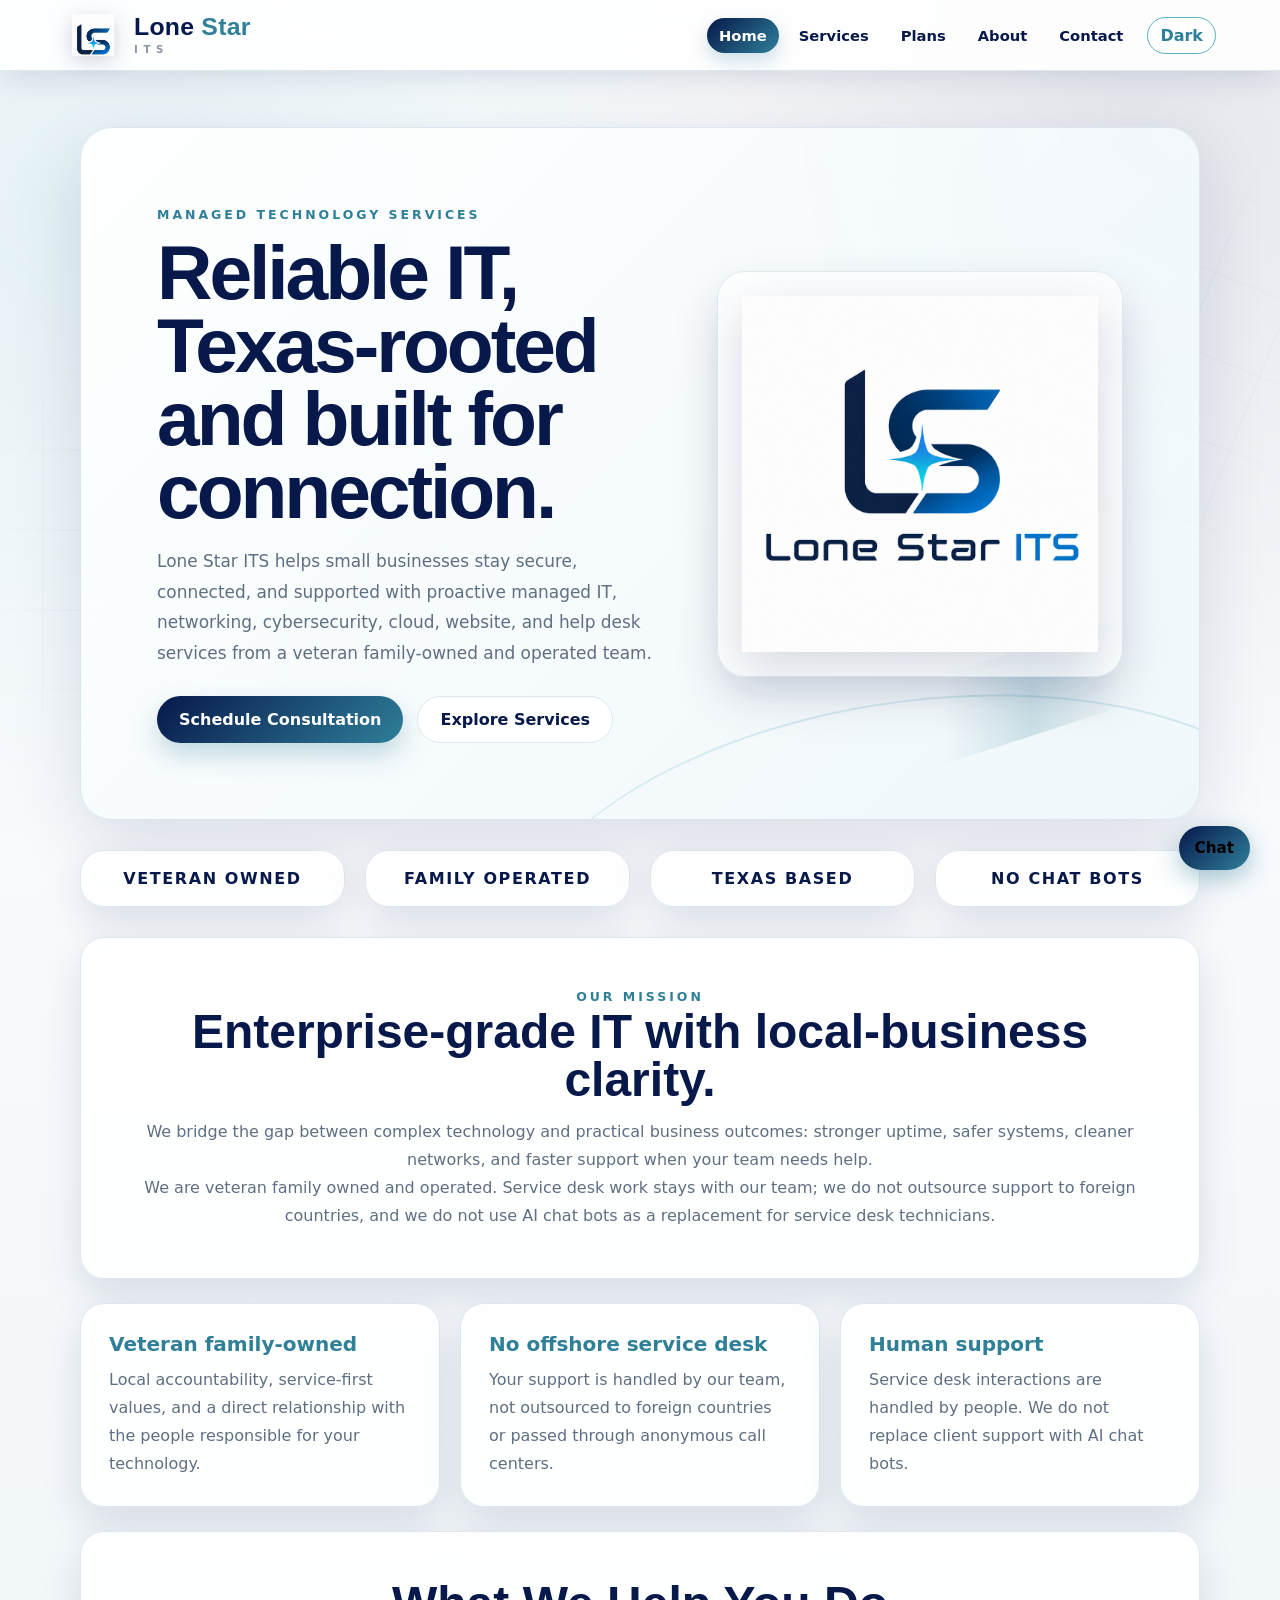
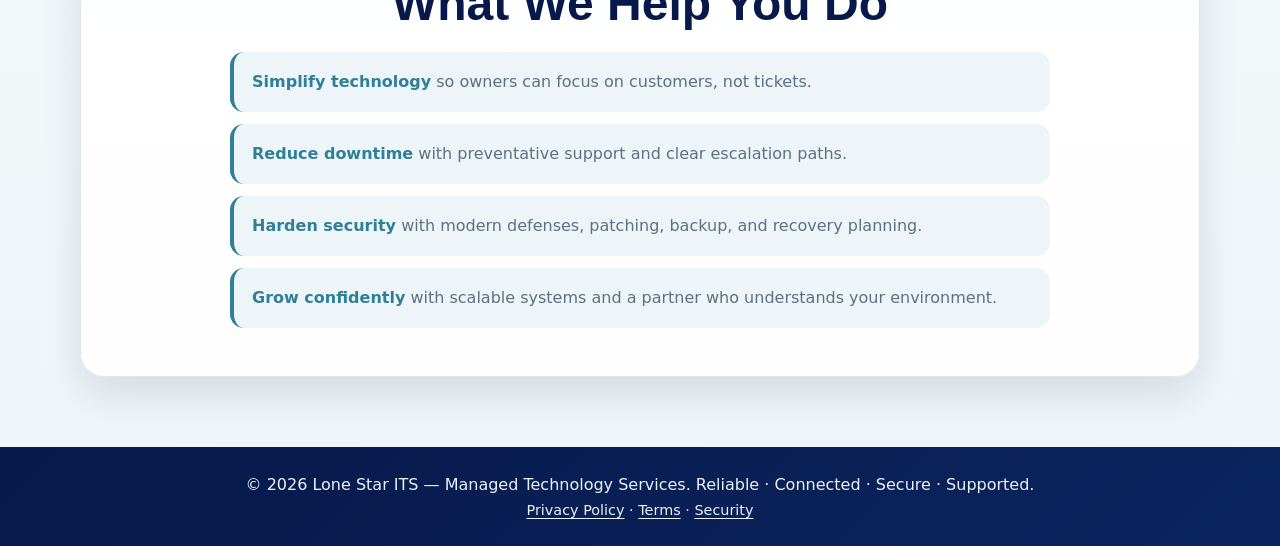
<file: index.html>
<!DOCTYPE html>
<html lang="en">
<head>
  <meta charset="UTF-8">
  <meta name="viewport" content="width=device-width, initial-scale=1.0">
  <title>Lone Star ITS | Managed IT Services in Texas</title>
  <meta name="description" content="Lone Star ITS provides reliable managed IT, cybersecurity, networking, cloud, backup, website management, and support services for small businesses.">
  <meta property="og:title" content="Lone Star ITS | Managed Technology Services">
  <meta property="og:description" content="Lone Star ITS provides reliable managed IT, cybersecurity, networking, cloud, backup, website management, and support services for small businesses.">
  <meta property="og:image" content="https://lonestar-its.com/logo.png">
  <meta property="og:url" content="https://lonestar-its.com/">
  <link rel="canonical" href="https://lonestar-its.com/">
  <meta name="twitter:card" content="summary_large_image">
  <meta name="twitter:title" content="Lone Star ITS | Managed Technology Services">
  <meta name="twitter:description" content="Lone Star ITS provides reliable managed IT, cybersecurity, networking, cloud, backup, website management, and support services for small businesses.">
  <meta name="twitter:image" content="https://lonestar-its.com/logo.png">
  <link rel="icon" type="image/png" href="logo-mark.png">
  <meta http-equiv="Content-Security-Policy" content="default-src 'self'; script-src 'self' https://challenges.cloudflare.com; style-src 'self' https://fonts.googleapis.com; font-src https://fonts.gstatic.com; img-src 'self' data:; form-action 'self'; connect-src 'self' https://lone-star-its.saints-correa23.workers.dev; frame-src https://challenges.cloudflare.com; frame-ancestors 'none'; base-uri 'self'; object-src 'none'; upgrade-insecure-requests">
  <meta http-equiv="X-Content-Type-Options" content="nosniff">
  <meta name="referrer" content="strict-origin-when-cross-origin">
  <link rel="preconnect" href="https://fonts.googleapis.com">
  <link rel="preconnect" href="https://fonts.gstatic.com" crossorigin>
  <link href="https://fonts.googleapis.com/css2?family=Inter:wght@400;500;600;700;800&family=Rajdhani:wght@600;700&display=swap" rel="stylesheet">
  <link rel="stylesheet" href="style.css">
  <script type="application/ld+json">
  {
    "@context": "https://schema.org",
    "@type": "ProfessionalService",
    "name": "Lone Star ITS",
    "image": "https://lonestar-its.com/logo.png",
    "url": "https://lonestar-its.com/",
    "telephone": "+1-254-317-9258",
    "email": "support@lonestar-its.com",
    "address": {
      "@type": "PostalAddress",
      "streetAddress": "214 Ackerman St.",
      "addressLocality": "Rockdale",
      "addressRegion": "TX",
      "postalCode": "76567",
      "addressCountry": "US"
    },
    "description": "Veteran family-owned and operated managed technology services for small businesses: managed IT support, network setup and security, backup and recovery, cybersecurity audits, cloud/email setup, web design and management, and device lifecycle management.",
    "areaServed": "TX"
  }
  </script>
</head>
<body>
<a class="skip-link" href="#main-content">Skip to main content</a>
<header>
  <a class="brand" href="index.html" aria-label="Lone Star ITS home">
    <img src="logo-mark.png" alt="Lone Star ITS blue star logo mark">
    <span class="brand-copy"><strong><span>Lone</span> Star</strong><small>ITS</small></span>
  </a>
  <div class="header-right">
    <nav id="main-nav">
      <a class="active" href="index.html">Home</a>
      <a href="services.html">Services</a>
      <a href="pricing.html">Plans</a>
      <a href="about.html">About</a>
      <a href="contact.html">Contact</a>
    </nav>
    <button class="dark-toggle" id="dark-mode-toggle">Dark</button>
    <button class="hamburger" id="hamburger" aria-label="Menu">
      <span></span><span></span><span></span>
    </button>
  </div>
</header>
<section class="hero hero-home fade-in">
  <div class="hero-text slide-up">
    <p class="eyebrow">Managed Technology Services</p>
    <h1>Reliable IT, Texas-rooted and built for connection.</h1>
    <p>Lone Star ITS helps small businesses stay secure, connected, and supported with proactive managed IT, networking, cybersecurity, cloud, website, and help desk services from a veteran family-owned and operated team.</p>
    <div class="hero-actions">
      <a class="btn primary" href="contact.html">Schedule Consultation</a>
      <a class="btn secondary" href="services.html">Explore Services</a>
    </div>
  </div>
  <div class="hero-logo-panel" aria-label="Lone Star ITS logo">
    <img src="logo.png" alt="Lone Star ITS logo">
  </div>
</section>
<main id="main-content">
  <section class="trust-strip fade-in" aria-label="Brand pillars">
    <span>Veteran Owned</span><span>Family Operated</span><span>Texas Based</span><span>No Chat Bots</span>
  </section>
  <section class="mission fade-in">
    <p class="eyebrow">Our Mission</p>
    <h2>Enterprise-grade IT with local-business clarity.</h2>
    <p>We bridge the gap between complex technology and practical business outcomes: stronger uptime, safer systems, cleaner networks, and faster support when your team needs help.</p>
    <p>We are veteran family owned and operated. Service desk work stays with our team; we do not outsource support to foreign countries, and we do not use AI chat bots as a replacement for service desk technicians.</p>
  </section>
  <section class="values cards fade-in">
    <article><h3>Veteran family-owned</h3><p>Local accountability, service-first values, and a direct relationship with the people responsible for your technology.</p></article>
    <article><h3>No offshore service desk</h3><p>Your support is handled by our team, not outsourced to foreign countries or passed through anonymous call centers.</p></article>
    <article><h3>Human support</h3><p>Service desk interactions are handled by people. We do not replace client support with AI chat bots.</p></article>
  </section>
  <section class="goals fade-in">
    <h2>What We Help You Do</h2>
    <ol>
      <li><strong>Simplify technology</strong> so owners can focus on customers, not tickets.</li>
      <li><strong>Reduce downtime</strong> with preventative support and clear escalation paths.</li>
      <li><strong>Harden security</strong> with modern defenses, patching, backup, and recovery planning.</li>
      <li><strong>Grow confidently</strong> with scalable systems and a partner who understands your environment.</li>
    </ol>
  </section>
</main>
<footer>
  <p>© 2026 Lone Star ITS — Managed Technology Services. Reliable · Connected · Secure · Supported.</p>
  <p class="footer-links"><a href="privacy.html">Privacy Policy</a> · <a href="terms.html">Terms</a> · <a href="security.html">Security</a></p>
</footer>
<div id="chat-widget">
  <div id="chat-box">
    <div id="chat-header">
      <div class="chat-status">
        <span class="status-dot"></span>
        Lone Star ITS Website Assistant
      </div>
      <button id="chat-close" aria-label="Close chat">X</button>
    </div>
    <div id="chat-messages">
      <div class="chat-msg bot">Hi there! I'm the Lone Star ITS website assistant for general questions. For service desk support, you will work with real people from our team.</div>
    </div>
    <div id="chat-quick-replies">
      <button class="quick-reply">Plans</button>
      <button class="quick-reply">Services</button>
      <button class="quick-reply">Service Area</button>
      <button class="quick-reply">Contact</button>
    </div>
    <div id="chat-input-row">
      <label for="chat-input" class="visually-hidden">Type your message to the website assistant</label>
      <input type="text" id="chat-input" placeholder="Type a message..." autocomplete="off">
      <button id="chat-send" aria-label="Send message">Send</button>
    </div>
  </div>
  <button id="chat-toggle" title="Chat with us">Chat</button>
</div>
<script src="main.js"></script>
</body>
</html>
</file>
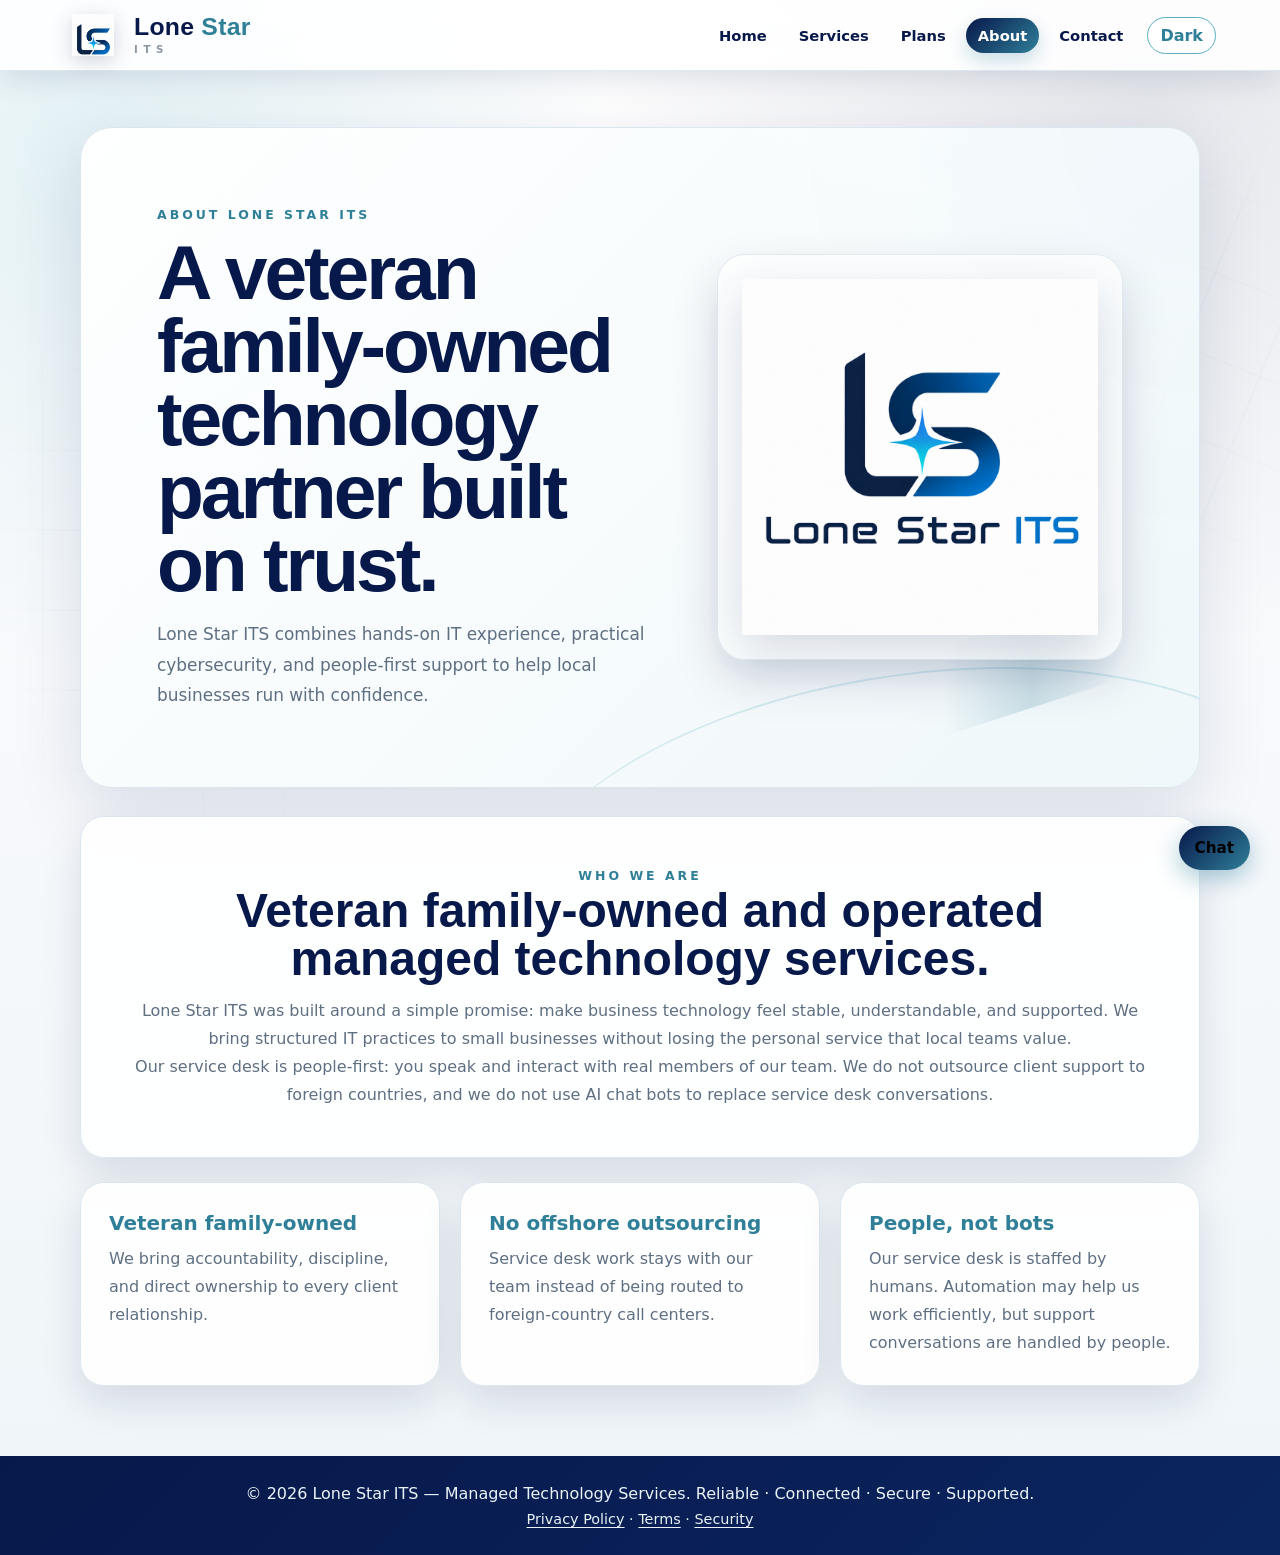
<file: about.html>
<!DOCTYPE html>
<html lang="en">
<head>
  <meta charset="UTF-8">
  <meta name="viewport" content="width=device-width, initial-scale=1.0">
  <title>About | Lone Star ITS</title>
  <meta name="description" content="Learn about Lone Star ITS, a veteran family-owned and operated managed technology services company with U.S.-based human service desk support.">
  <meta property="og:title" content="About | Lone Star ITS">
  <meta property="og:description" content="Learn about Lone Star ITS, a veteran family-owned and operated managed technology services company with U.S.-based human service desk support.">
  <meta property="og:image" content="https://lonestar-its.com/logo.png">
  <meta property="og:url" content="https://lonestar-its.com/about.html">
  <link rel="canonical" href="https://lonestar-its.com/about.html">
  <meta name="twitter:card" content="summary_large_image">
  <meta name="twitter:title" content="About | Lone Star ITS">
  <meta name="twitter:description" content="Learn about Lone Star ITS, a veteran family-owned and operated managed technology services company with U.S.-based human service desk support.">
  <meta name="twitter:image" content="https://lonestar-its.com/logo.png">
  <link rel="icon" type="image/png" href="logo-mark.png">
  <meta http-equiv="Content-Security-Policy" content="default-src 'self'; script-src 'self' https://challenges.cloudflare.com; style-src 'self' https://fonts.googleapis.com; font-src https://fonts.gstatic.com; img-src 'self' data:; form-action 'self'; connect-src 'self' https://lone-star-its.saints-correa23.workers.dev; frame-src https://challenges.cloudflare.com; frame-ancestors 'none'; base-uri 'self'; object-src 'none'; upgrade-insecure-requests">
  <meta http-equiv="X-Content-Type-Options" content="nosniff">
  <meta name="referrer" content="strict-origin-when-cross-origin">
  <link rel="preconnect" href="https://fonts.googleapis.com">
  <link rel="preconnect" href="https://fonts.gstatic.com" crossorigin>
  <link href="https://fonts.googleapis.com/css2?family=Inter:wght@400;500;600;700;800&family=Rajdhani:wght@600;700&display=swap" rel="stylesheet">
  <link rel="stylesheet" href="style.css">
</head>
<body>
<a class="skip-link" href="#main-content">Skip to main content</a>
<header>
  <a class="brand" href="index.html" aria-label="Lone Star ITS home">
    <img src="logo-mark.png" alt="Lone Star ITS blue star logo mark">
    <span class="brand-copy"><strong><span>Lone</span> Star</strong><small>ITS</small></span>
  </a>
  <div class="header-right">
    <nav id="main-nav">
      <a href="index.html">Home</a>
      <a href="services.html">Services</a>
      <a href="pricing.html">Plans</a>
      <a class="active" href="about.html">About</a>
      <a href="contact.html">Contact</a>
    </nav>
    <button class="dark-toggle" id="dark-mode-toggle">Dark</button>
    <button class="hamburger" id="hamburger" aria-label="Menu">
      <span></span><span></span><span></span>
    </button>
  </div>
</header>
<section class="hero compact fade-in"><div class="hero-text slide-up"><p class="eyebrow">About Lone Star ITS</p><h1>A veteran family-owned technology partner built on trust.</h1><p>Lone Star ITS combines hands-on IT experience, practical cybersecurity, and people-first support to help local businesses run with confidence.</p></div><div class="hero-logo-panel"><img src="logo.png" alt="Lone Star ITS logo"></div></section>
<main id="main-content">
  <section class="mission fade-in">
    <p class="eyebrow">Who We Are</p>
    <h2>Veteran family-owned and operated managed technology services.</h2>
    <p>Lone Star ITS was built around a simple promise: make business technology feel stable, understandable, and supported. We bring structured IT practices to small businesses without losing the personal service that local teams value.</p>
    <p>Our service desk is people-first: you speak and interact with real members of our team. We do not outsource client support to foreign countries, and we do not use AI chat bots to replace service desk conversations.</p>
  </section>
  <section class="values cards fade-in">
    <article><h3>Veteran family-owned</h3><p>We bring accountability, discipline, and direct ownership to every client relationship.</p></article>
    <article><h3>No offshore outsourcing</h3><p>Service desk work stays with our team instead of being routed to foreign-country call centers.</p></article>
    <article><h3>People, not bots</h3><p>Our service desk is staffed by humans. Automation may help us work efficiently, but support conversations are handled by people.</p></article>
  </section>
</main>
<footer>
  <p>© 2026 Lone Star ITS — Managed Technology Services. Reliable · Connected · Secure · Supported.</p>
  <p class="footer-links"><a href="privacy.html">Privacy Policy</a> · <a href="terms.html">Terms</a> · <a href="security.html">Security</a></p>
</footer>
<div id="chat-widget">
  <div id="chat-box">
    <div id="chat-header">
      <div class="chat-status">
        <span class="status-dot"></span>
        Lone Star ITS Website Assistant
      </div>
      <button id="chat-close" aria-label="Close chat">X</button>
    </div>
    <div id="chat-messages">
      <div class="chat-msg bot">Hi there! I'm the Lone Star ITS website assistant for general questions. For service desk support, you will work with real people from our team.</div>
    </div>
    <div id="chat-quick-replies">
      <button class="quick-reply">Plans</button>
      <button class="quick-reply">Services</button>
      <button class="quick-reply">Service Area</button>
      <button class="quick-reply">Contact</button>
    </div>
    <div id="chat-input-row">
      <label for="chat-input" class="visually-hidden">Type your message to the website assistant</label>
      <input type="text" id="chat-input" placeholder="Type a message..." autocomplete="off">
      <button id="chat-send" aria-label="Send message">Send</button>
    </div>
  </div>
  <button id="chat-toggle" title="Chat with us">Chat</button>
</div>
<script src="main.js"></script>
</body>
</html>
</file>
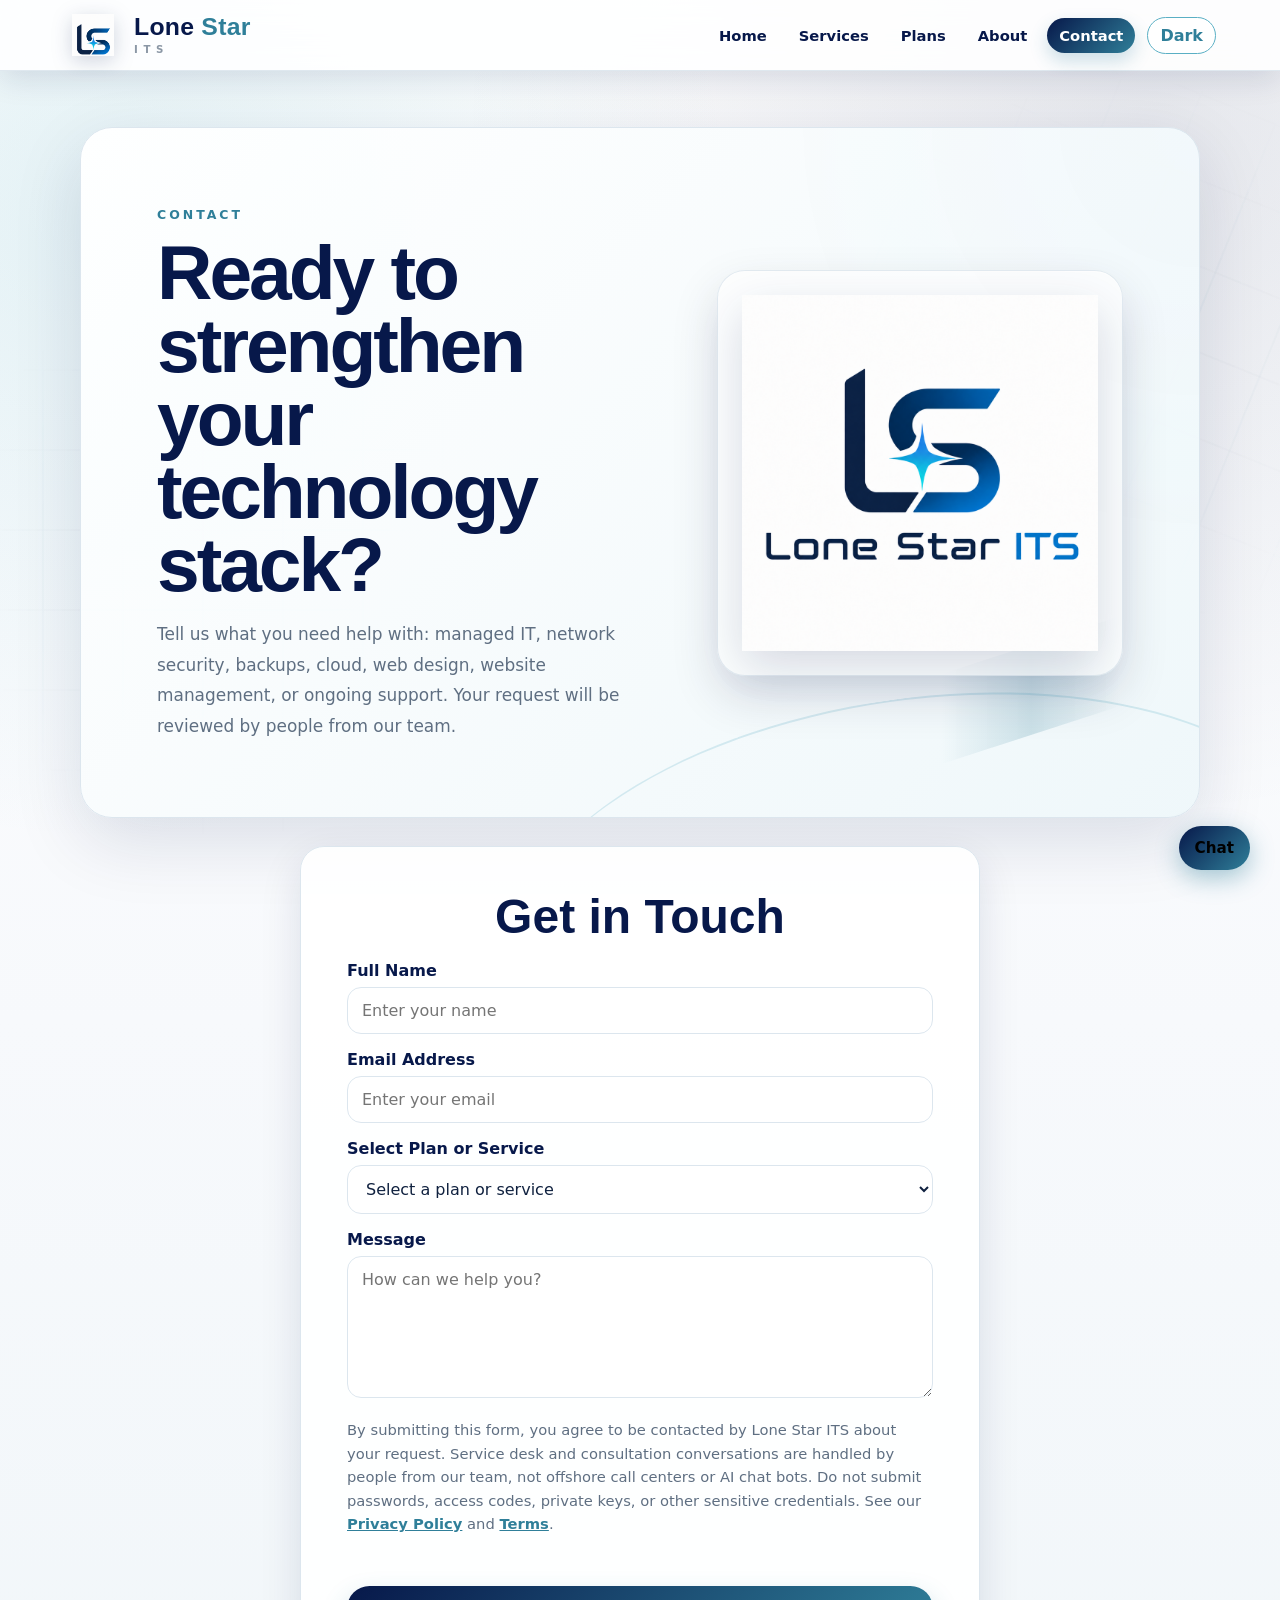
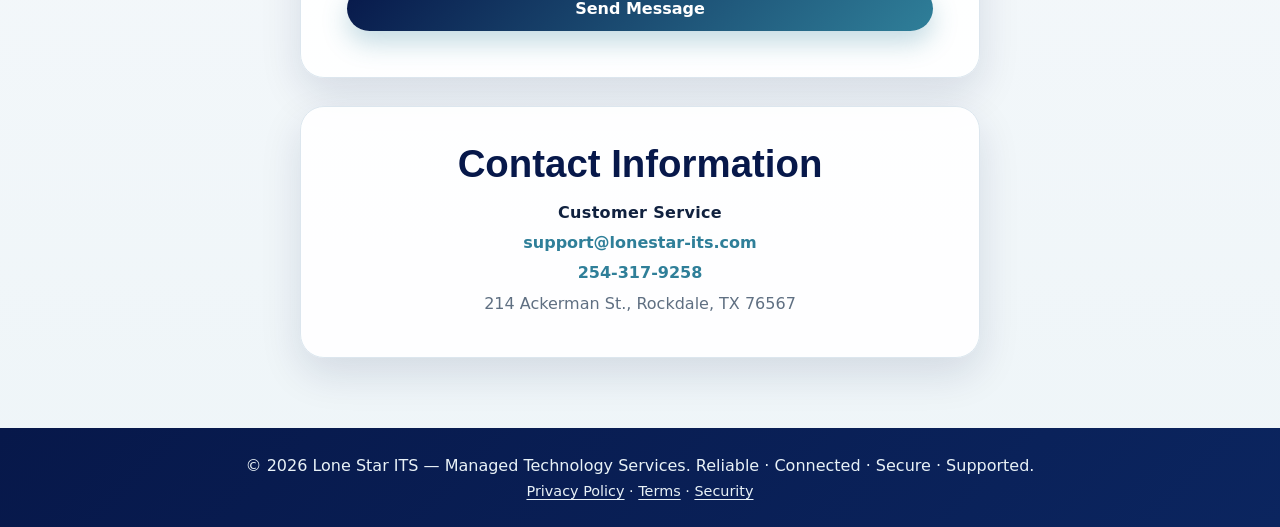
<file: contact.html>
<!DOCTYPE html>
<html lang="en">
<head>
  <meta charset="UTF-8">
  <meta name="viewport" content="width=device-width, initial-scale=1.0">
  <title>Contact | Lone Star ITS</title>
  <meta name="description" content="Contact Lone Star ITS for managed IT support, cybersecurity, networking, backups, cloud services, web design, website management, or a free consultation.">
  <meta property="og:title" content="Contact | Lone Star ITS">
  <meta property="og:description" content="Contact Lone Star ITS for managed IT support, cybersecurity, networking, backups, cloud services, web design, website management, or a free consultation.">
  <meta property="og:image" content="https://lonestar-its.com/logo.png">
  <meta property="og:url" content="https://lonestar-its.com/contact.html">
  <link rel="canonical" href="https://lonestar-its.com/contact.html">
  <meta name="twitter:card" content="summary_large_image">
  <meta name="twitter:title" content="Contact | Lone Star ITS">
  <meta name="twitter:description" content="Contact Lone Star ITS for managed IT support, cybersecurity, networking, backups, cloud services, web design, website management, or a free consultation.">
  <meta name="twitter:image" content="https://lonestar-its.com/logo.png">
  <link rel="icon" type="image/png" href="logo-mark.png">
  <meta http-equiv="Content-Security-Policy" content="default-src 'self'; script-src 'self' https://challenges.cloudflare.com; style-src 'self' https://fonts.googleapis.com; font-src https://fonts.gstatic.com; img-src 'self' data:; form-action 'self'; connect-src 'self' https://lone-star-its.saints-correa23.workers.dev; frame-src https://challenges.cloudflare.com; frame-ancestors 'none'; base-uri 'self'; object-src 'none'; upgrade-insecure-requests">
  <meta http-equiv="X-Content-Type-Options" content="nosniff">
  <meta name="referrer" content="strict-origin-when-cross-origin">
  <link rel="preconnect" href="https://fonts.googleapis.com">
  <link rel="preconnect" href="https://fonts.gstatic.com" crossorigin>
  <link href="https://fonts.googleapis.com/css2?family=Inter:wght@400;500;600;700;800&family=Rajdhani:wght@600;700&display=swap" rel="stylesheet">
  <link rel="stylesheet" href="style.css">
</head>
<body>
<a class="skip-link" href="#main-content">Skip to main content</a>
<header>
  <a class="brand" href="index.html" aria-label="Lone Star ITS home">
    <img src="logo-mark.png" alt="Lone Star ITS blue star logo mark">
    <span class="brand-copy"><strong><span>Lone</span> Star</strong><small>ITS</small></span>
  </a>
  <div class="header-right">
    <nav id="main-nav">
      <a href="index.html">Home</a>
      <a href="services.html">Services</a>
      <a href="pricing.html">Plans</a>
      <a href="about.html">About</a>
      <a class="active" href="contact.html">Contact</a>
    </nav>
    <button class="dark-toggle" id="dark-mode-toggle">Dark</button>
    <button class="hamburger" id="hamburger" aria-label="Menu">
      <span></span><span></span><span></span>
    </button>
  </div>
</header>
<section class="hero compact fade-in"><div class="hero-text slide-up"><p class="eyebrow">Contact</p><h1>Ready to strengthen your technology stack?</h1><p>Tell us what you need help with: managed IT, network security, backups, cloud, web design, website management, or ongoing support. Your request will be reviewed by people from our team.</p></div><div class="hero-logo-panel"><img src="logo.png" alt="Lone Star ITS logo"></div></section>
<main id="main-content">
  <section class="contact fade-in">
    <h2>Get in Touch</h2>
    <form id="contact-form">
      <input type="text" name="_gotcha" tabindex="-1" autocomplete="off" class="visually-hidden" aria-hidden="true">
      <label for="name">Full Name</label><input type="text" id="name" name="name" placeholder="Enter your name" required>
      <label for="email">Email Address</label><input type="email" id="email" name="email" placeholder="Enter your email" required>
      <label for="plan">Select Plan or Service</label><select id="plan" name="plan" required><option value="" disabled selected>Select a plan or service</option><option value="Basic Support">Basic Support</option><option value="Standard Support">Standard Support</option><option value="Premium Support">Premium Support</option><option value="Web Design &amp; Management">Web Design &amp; Management</option><option value="Not Sure">Not Sure</option></select>
      <label for="message">Message</label><textarea id="message" name="message" rows="6" placeholder="How can we help you?" required></textarea>
      <p class="form-note">By submitting this form, you agree to be contacted by Lone Star ITS about your request. Service desk and consultation conversations are handled by people from our team, not offshore call centers or AI chat bots. Do not submit passwords, access codes, private keys, or other sensitive credentials. See our <a href="privacy.html">Privacy Policy</a> and <a href="terms.html">Terms</a>.</p>
      <p class="form-status" id="form-status" role="status" aria-live="polite"></p>
      <button type="submit" class="submit">Send Message</button>
    </form>
  </section>
  <section class="contact-info fade-in" aria-label="Lone Star ITS contact information">
    <h2>Contact Information</h2>
    <address>
      <p class="contact-name">Customer Service</p>
      <p><a href="mailto:support@lonestar-its.com">support@lonestar-its.com</a></p>
      <p><a href="tel:+12543179258">254-317-9258</a></p>
      <p>214 Ackerman St., Rockdale, TX 76567</p>
    </address>
  </section>
</main>
<footer>
  <p>© 2026 Lone Star ITS — Managed Technology Services. Reliable · Connected · Secure · Supported.</p>
  <p class="footer-links"><a href="privacy.html">Privacy Policy</a> · <a href="terms.html">Terms</a> · <a href="security.html">Security</a></p>
</footer>
<div id="chat-widget">
  <div id="chat-box">
    <div id="chat-header">
      <div class="chat-status">
        <span class="status-dot"></span>
        Lone Star ITS Website Assistant
      </div>
      <button id="chat-close" aria-label="Close chat">X</button>
    </div>
    <div id="chat-messages">
      <div class="chat-msg bot">Hi there! I'm the Lone Star ITS website assistant for general questions. For service desk support, you will work with real people from our team.</div>
    </div>
    <div id="chat-quick-replies">
      <button class="quick-reply">Plans</button>
      <button class="quick-reply">Services</button>
      <button class="quick-reply">Service Area</button>
      <button class="quick-reply">Contact</button>
    </div>
    <div id="chat-input-row">
      <label for="chat-input" class="visually-hidden">Type your message to the website assistant</label>
      <input type="text" id="chat-input" placeholder="Type a message..." autocomplete="off">
      <button id="chat-send" aria-label="Send message">Send</button>
    </div>
  </div>
  <button id="chat-toggle" title="Chat with us">Chat</button>
</div>
<script src="main.js"></script>
</body>
</html>
</file>
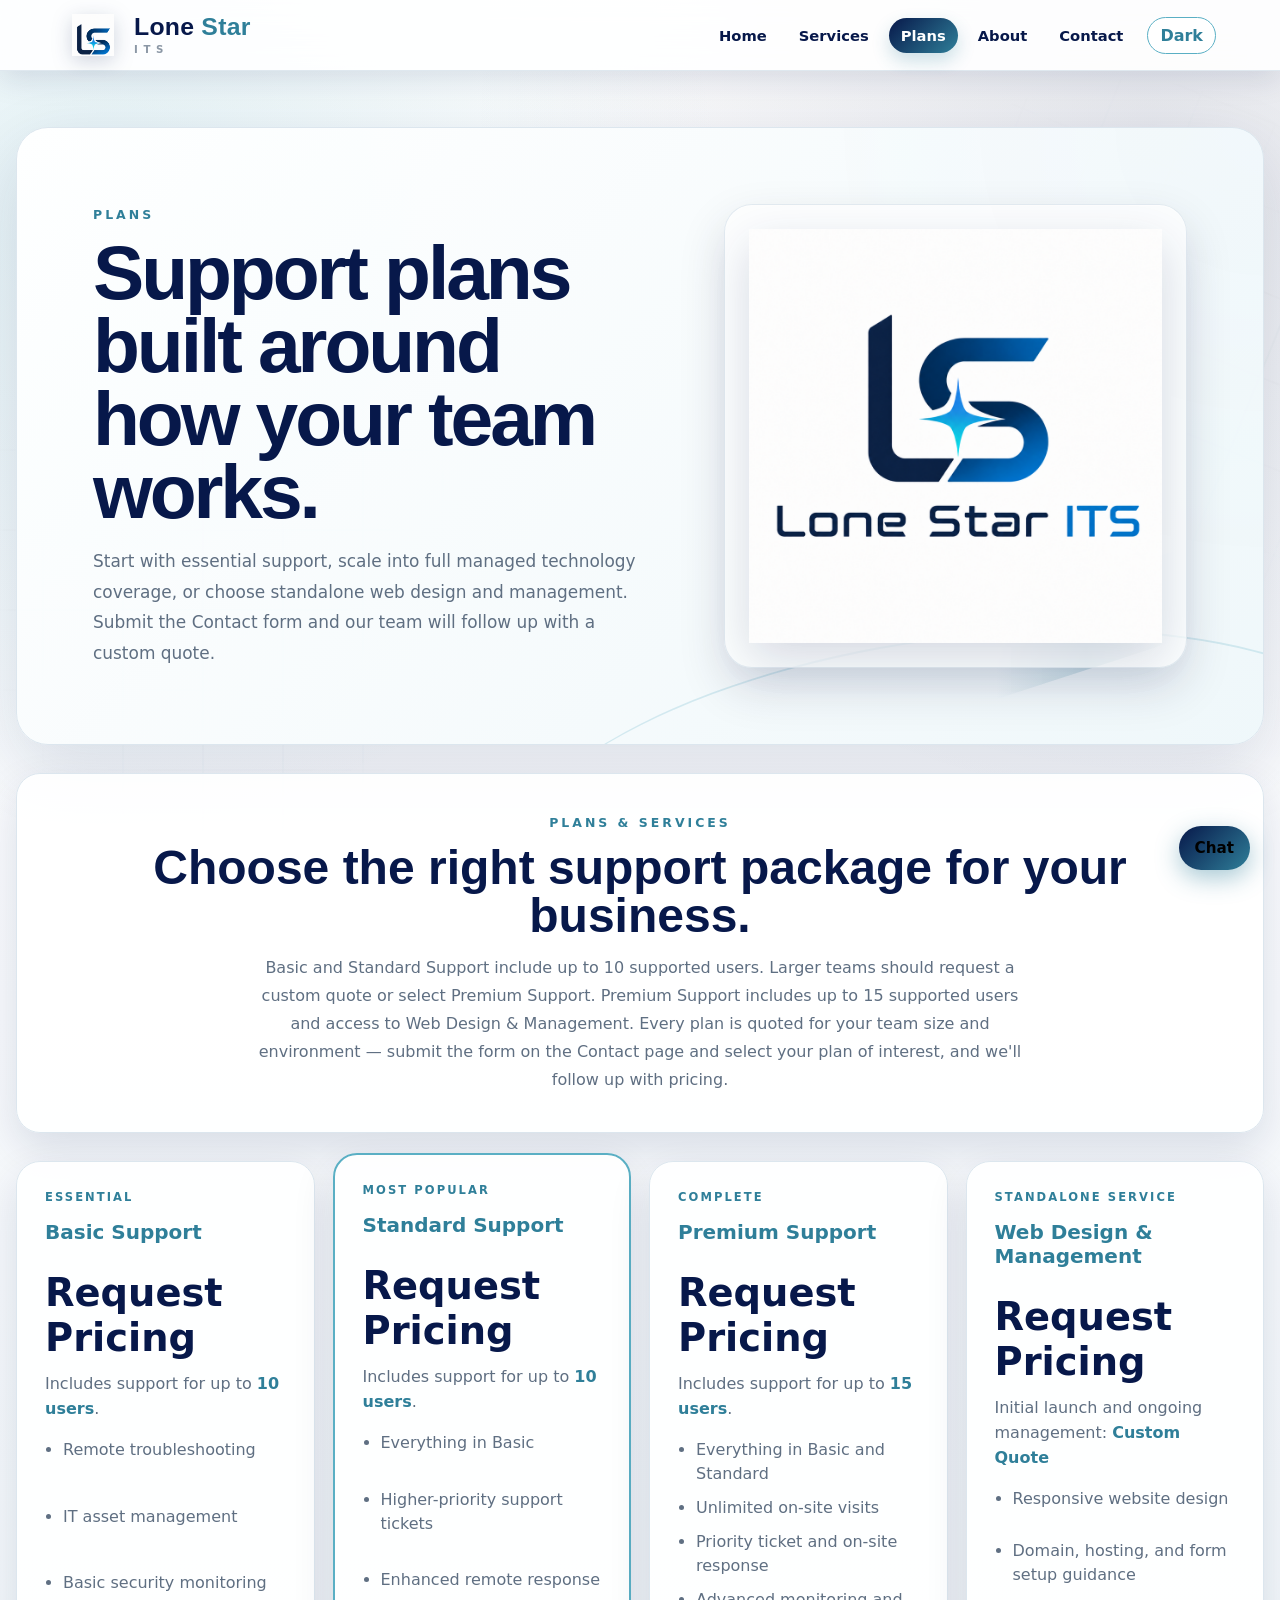
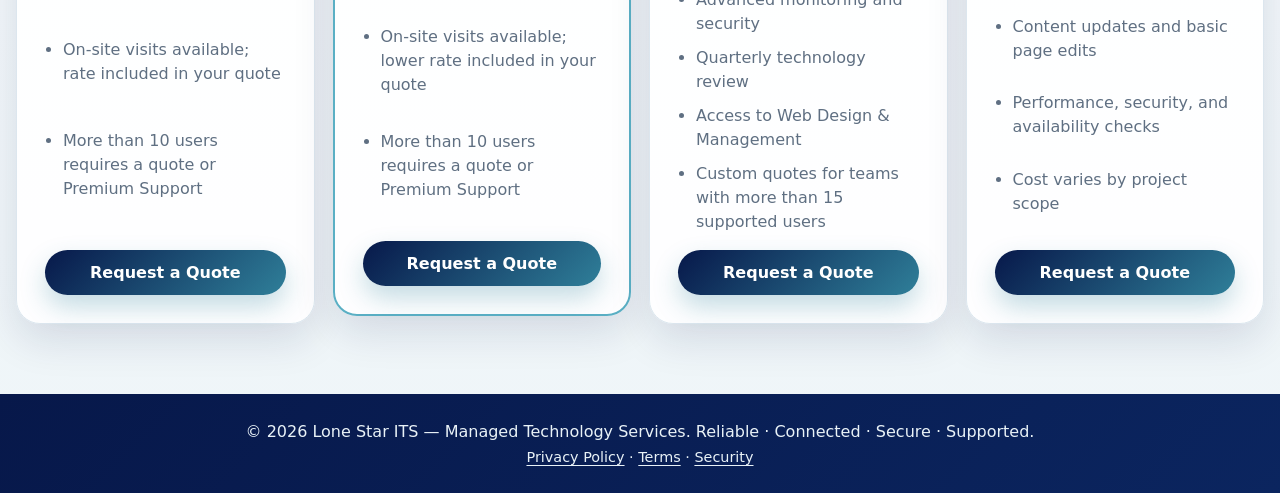
<file: pricing.html>
<!DOCTYPE html>
<html lang="en">
<head>
  <meta charset="UTF-8">
  <meta name="viewport" content="width=device-width, initial-scale=1.0">
  <title>Plans | Lone Star ITS</title>
  <meta name="description" content="Lone Star ITS offers three managed IT support tiers — Basic, Standard, and Premium — plus standalone Web Design & Management. Submit the Contact form and our team will follow up with a custom quote.">
  <meta property="og:title" content="Plans | Lone Star ITS">
  <meta property="og:description" content="Lone Star ITS offers three managed IT support tiers — Basic, Standard, and Premium — plus standalone Web Design & Management. Submit the Contact form and our team will follow up with a custom quote.">
  <meta property="og:image" content="https://lonestar-its.com/logo.png">
  <meta property="og:url" content="https://lonestar-its.com/pricing.html">
  <link rel="canonical" href="https://lonestar-its.com/pricing.html">
  <meta name="twitter:card" content="summary_large_image">
  <meta name="twitter:title" content="Plans | Lone Star ITS">
  <meta name="twitter:description" content="Lone Star ITS offers three managed IT support tiers — Basic, Standard, and Premium — plus standalone Web Design & Management. Submit the Contact form and our team will follow up with a custom quote.">
  <meta name="twitter:image" content="https://lonestar-its.com/logo.png">
  <link rel="icon" type="image/png" href="logo-mark.png">
  <meta http-equiv="Content-Security-Policy" content="default-src 'self'; script-src 'self' https://challenges.cloudflare.com; style-src 'self' https://fonts.googleapis.com; font-src https://fonts.gstatic.com; img-src 'self' data:; form-action 'self'; connect-src 'self' https://lone-star-its.saints-correa23.workers.dev; frame-src https://challenges.cloudflare.com; frame-ancestors 'none'; base-uri 'self'; object-src 'none'; upgrade-insecure-requests">
  <meta http-equiv="X-Content-Type-Options" content="nosniff">
  <meta name="referrer" content="strict-origin-when-cross-origin">
  <link rel="preconnect" href="https://fonts.googleapis.com">
  <link rel="preconnect" href="https://fonts.gstatic.com" crossorigin>
  <link href="https://fonts.googleapis.com/css2?family=Inter:wght@400;500;600;700;800&family=Rajdhani:wght@600;700&display=swap" rel="stylesheet">
  <link rel="stylesheet" href="style.css">
</head>
<body class="pricing-page">
<header>
  <a class="brand" href="index.html" aria-label="Lone Star ITS home">
    <img src="logo-mark.png" alt="Lone Star ITS blue star logo mark">
    <span class="brand-copy"><strong><span>Lone</span> Star</strong><small>ITS</small></span>
  </a>
  <div class="header-right">
    <nav id="main-nav">
      <a href="index.html">Home</a>
      <a href="services.html">Services</a>
      <a class="active" href="pricing.html">Plans</a>
      <a href="about.html">About</a>
      <a href="contact.html">Contact</a>
    </nav>
    <button class="dark-toggle" id="dark-mode-toggle">Dark</button>
    <button class="hamburger" id="hamburger" aria-label="Menu">
      <span></span><span></span><span></span>
    </button>
  </div>
</header>
<section class="hero compact fade-in"><div class="hero-text slide-up"><p class="eyebrow">Plans</p><h1>Support plans built around how your team works.</h1><p>Start with essential support, scale into full managed technology coverage, or choose standalone web design and management. Submit the Contact form and our team will follow up with a custom quote.</p></div><div class="hero-logo-panel"><img src="logo.png" alt="Lone Star ITS logo"></div></section>
<main id="main-content">
  <section class="pricing-note fade-in">
    <p class="eyebrow">Plans & Services</p>
    <h2>Choose the right support package for your business.</h2>
    <p>Basic and Standard Support include up to 10 supported users. Larger teams should request a custom quote or select Premium Support. Premium Support includes up to 15 supported users and access to Web Design &amp; Management. Every plan is quoted for your team size and environment — submit the form on the Contact page and select your plan of interest, and we'll follow up with pricing.</p>
  </section>

  <section class="pricing pricing-four fade-in" aria-label="Lone Star ITS support and web design plans">
    <div class="plan">
      <p class="plan-label">Essential</p>
      <h3>Basic Support</h3>
      <p class="price">Request Pricing</p>
      <p class="launch-note">Includes support for up to <strong>10 users</strong>.</p>
      <ul>
        <li>Remote troubleshooting</li>
        <li>IT asset management</li>
        <li>Basic security monitoring</li>
        <li>On-site visits available; rate included in your quote</li>
        <li>More than 10 users requires a quote or Premium Support</li>
      </ul>
      <a class="btn primary" href="contact.html?plan=Basic+Support">Request a Quote</a>
    </div>

    <div class="plan featured">
      <p class="plan-label">Most Popular</p>
      <h3>Standard Support</h3>
      <p class="price">Request Pricing</p>
      <p class="launch-note">Includes support for up to <strong>10 users</strong>.</p>
      <ul>
        <li>Everything in Basic</li>
        <li>Higher-priority support tickets</li>
        <li>Enhanced remote response</li>
        <li>On-site visits available; lower rate included in your quote</li>
        <li>More than 10 users requires a quote or Premium Support</li>
      </ul>
      <a class="btn primary" href="contact.html?plan=Standard+Support">Request a Quote</a>
    </div>

    <div class="plan">
      <p class="plan-label">Complete</p>
      <h3>Premium Support</h3>
      <p class="price">Request Pricing</p>
      <p class="launch-note">Includes support for up to <strong>15 users</strong>.</p>
      <ul>
        <li>Everything in Basic and Standard</li>
        <li>Unlimited on-site visits</li>
        <li>Priority ticket and on-site response</li>
        <li>Advanced monitoring and security</li>
        <li>Quarterly technology review</li>
        <li>Access to Web Design &amp; Management</li>
        <li>Custom quotes for teams with more than 15 supported users</li>
      </ul>
      <a class="btn primary" href="contact.html?plan=Premium+Support">Request a Quote</a>
    </div>

    <div class="plan" id="web-design-management">
      <p class="plan-label">Standalone Service</p>
      <h3>Web Design &amp; Management</h3>
      <p class="price">Request Pricing</p>
      <p class="launch-note">Initial launch and ongoing management: <strong>Custom Quote</strong></p>
      <ul>
        <li>Responsive website design</li>
        <li>Domain, hosting, and form setup guidance</li>
        <li>Content updates and basic page edits</li>
        <li>Performance, security, and availability checks</li>
        <li>Cost varies by project scope</li>
      </ul>
      <a class="btn primary" href="contact.html?plan=Web+Design+%26+Management">Request a Quote</a>
    </div>
  </section>
</main>
<footer>
  <p>© 2026 Lone Star ITS — Managed Technology Services. Reliable · Connected · Secure · Supported.</p>
  <p class="footer-links"><a href="privacy.html">Privacy Policy</a> · <a href="terms.html">Terms</a> · <a href="security.html">Security</a></p>
</footer>
<div id="chat-widget">
  <div id="chat-box">
    <div id="chat-header">
      <div class="chat-status">
        <span class="status-dot"></span>
        Lone Star ITS Website Assistant
      </div>
      <button id="chat-close" aria-label="Close chat">X</button>
    </div>
    <div id="chat-messages">
      <div class="chat-msg bot">Hi there! I'm the Lone Star ITS website assistant for general questions. For service desk support, you will work with real people from our team.</div>
    </div>
    <div id="chat-quick-replies">
      <button class="quick-reply">Plans</button>
      <button class="quick-reply">Services</button>
      <button class="quick-reply">Service Area</button>
      <button class="quick-reply">Contact</button>
    </div>
    <div id="chat-input-row">
      <label for="chat-input" class="visually-hidden">Type your message to the website assistant</label>
      <input type="text" id="chat-input" placeholder="Type a message..." autocomplete="off">
      <button id="chat-send" aria-label="Send message">Send</button>
    </div>
  </div>
  <button id="chat-toggle" title="Chat with us">Chat</button>
</div>
<script src="main.js"></script>
</body>
</html>
</file>
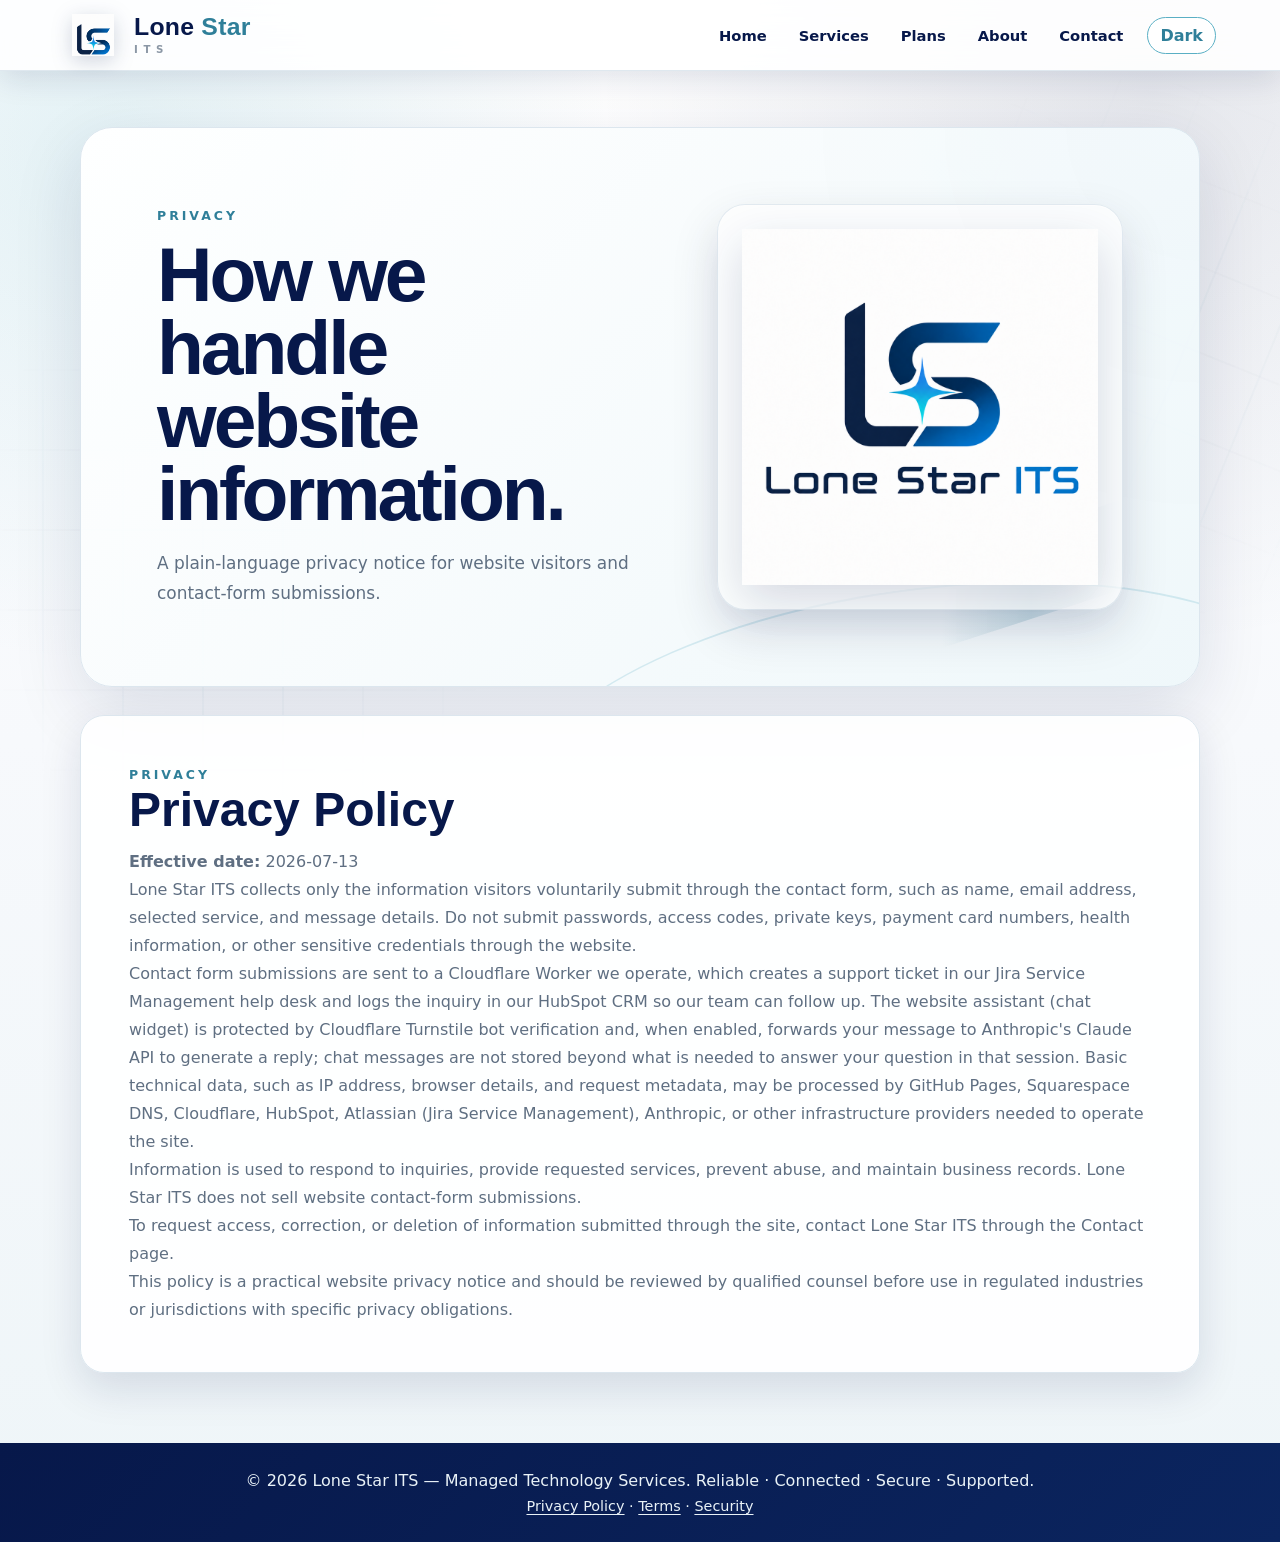
<file: privacy.html>
<!DOCTYPE html>
<html lang="en">
<head>
  <meta charset="UTF-8">
  <meta name="viewport" content="width=device-width, initial-scale=1.0">
  <title>Privacy Policy | Lone Star ITS</title>
  <meta name="description" content="How Lone Star ITS handles website contact information and visitor privacy.">
  <meta property="og:title" content="Privacy Policy | Lone Star ITS">
  <meta property="og:description" content="How Lone Star ITS handles website contact information and visitor privacy.">
  <meta property="og:image" content="https://lonestar-its.com/logo.png">
  <meta property="og:url" content="https://lonestar-its.com/privacy.html">
  <link rel="canonical" href="https://lonestar-its.com/privacy.html">
  <meta name="twitter:card" content="summary_large_image">
  <meta name="twitter:title" content="Privacy Policy | Lone Star ITS">
  <meta name="twitter:description" content="How Lone Star ITS handles website contact information and visitor privacy.">
  <meta name="twitter:image" content="https://lonestar-its.com/logo.png">
  <link rel="icon" type="image/png" href="logo-mark.png">
  <meta http-equiv="Content-Security-Policy" content="default-src 'self'; script-src 'self' https://challenges.cloudflare.com; style-src 'self' https://fonts.googleapis.com; font-src https://fonts.gstatic.com; img-src 'self' data:; form-action 'self'; connect-src 'self' https://lone-star-its.saints-correa23.workers.dev; frame-src https://challenges.cloudflare.com; frame-ancestors 'none'; base-uri 'self'; object-src 'none'; upgrade-insecure-requests">
  <meta http-equiv="X-Content-Type-Options" content="nosniff">
  <meta name="referrer" content="strict-origin-when-cross-origin">
  <link rel="preconnect" href="https://fonts.googleapis.com">
  <link rel="preconnect" href="https://fonts.gstatic.com" crossorigin>
  <link href="https://fonts.googleapis.com/css2?family=Inter:wght@400;500;600;700;800&family=Rajdhani:wght@600;700&display=swap" rel="stylesheet">
  <link rel="stylesheet" href="style.css">
</head>
<body>
<a class="skip-link" href="#main-content">Skip to main content</a>
<header>
  <a class="brand" href="index.html" aria-label="Lone Star ITS home">
    <img src="logo-mark.png" alt="Lone Star ITS blue star logo mark">
    <span class="brand-copy"><strong><span>Lone</span> Star</strong><small>ITS</small></span>
  </a>
  <div class="header-right">
    <nav id="main-nav">
      <a href="index.html">Home</a>
      <a href="services.html">Services</a>
      <a href="pricing.html">Plans</a>
      <a href="about.html">About</a>
      <a href="contact.html">Contact</a>
    </nav>
    <button class="dark-toggle" id="dark-mode-toggle">Dark</button>
    <button class="hamburger" id="hamburger" aria-label="Menu"><span></span><span></span><span></span></button>
  </div>
</header>
<section class="hero compact fade-in"><div class="hero-text slide-up"><p class="eyebrow">Privacy</p><h1>How we handle website information.</h1><p>A plain-language privacy notice for website visitors and contact-form submissions.</p></div><div class="hero-logo-panel"><img src="logo.png" alt="Lone Star ITS logo"></div></section>
<main id="main-content">
  <section class="mission fade-in text-left">
    <p class="eyebrow">Privacy</p>
    <h2>Privacy Policy</h2>
    <p><strong>Effective date:</strong> 2026-07-13</p>
    <p>Lone Star ITS collects only the information visitors voluntarily submit through the contact form, such as name, email address, selected service, and message details. Do not submit passwords, access codes, private keys, payment card numbers, health information, or other sensitive credentials through the website.</p>
    <p>Contact form submissions are sent to a Cloudflare Worker we operate, which creates a support ticket in our Jira Service Management help desk and logs the inquiry in our HubSpot CRM so our team can follow up. The website assistant (chat widget) is protected by Cloudflare Turnstile bot verification and, when enabled, forwards your message to Anthropic's Claude API to generate a reply; chat messages are not stored beyond what is needed to answer your question in that session. Basic technical data, such as IP address, browser details, and request metadata, may be processed by GitHub Pages, Squarespace DNS, Cloudflare, HubSpot, Atlassian (Jira Service Management), Anthropic, or other infrastructure providers needed to operate the site.</p>
    <p>Information is used to respond to inquiries, provide requested services, prevent abuse, and maintain business records. Lone Star ITS does not sell website contact-form submissions.</p>
    <p>To request access, correction, or deletion of information submitted through the site, contact Lone Star ITS through the Contact page.</p>
    <p>This policy is a practical website privacy notice and should be reviewed by qualified counsel before use in regulated industries or jurisdictions with specific privacy obligations.</p>
  </section>
</main>
<footer>
  <p>© 2026 Lone Star ITS — Managed Technology Services. Reliable · Connected · Secure · Supported.</p>
  <p class="footer-links"><a href="privacy.html">Privacy Policy</a> · <a href="terms.html">Terms</a> · <a href="security.html">Security</a></p>
</footer>
<script src="main.js"></script>
</body>
</html>
</file>
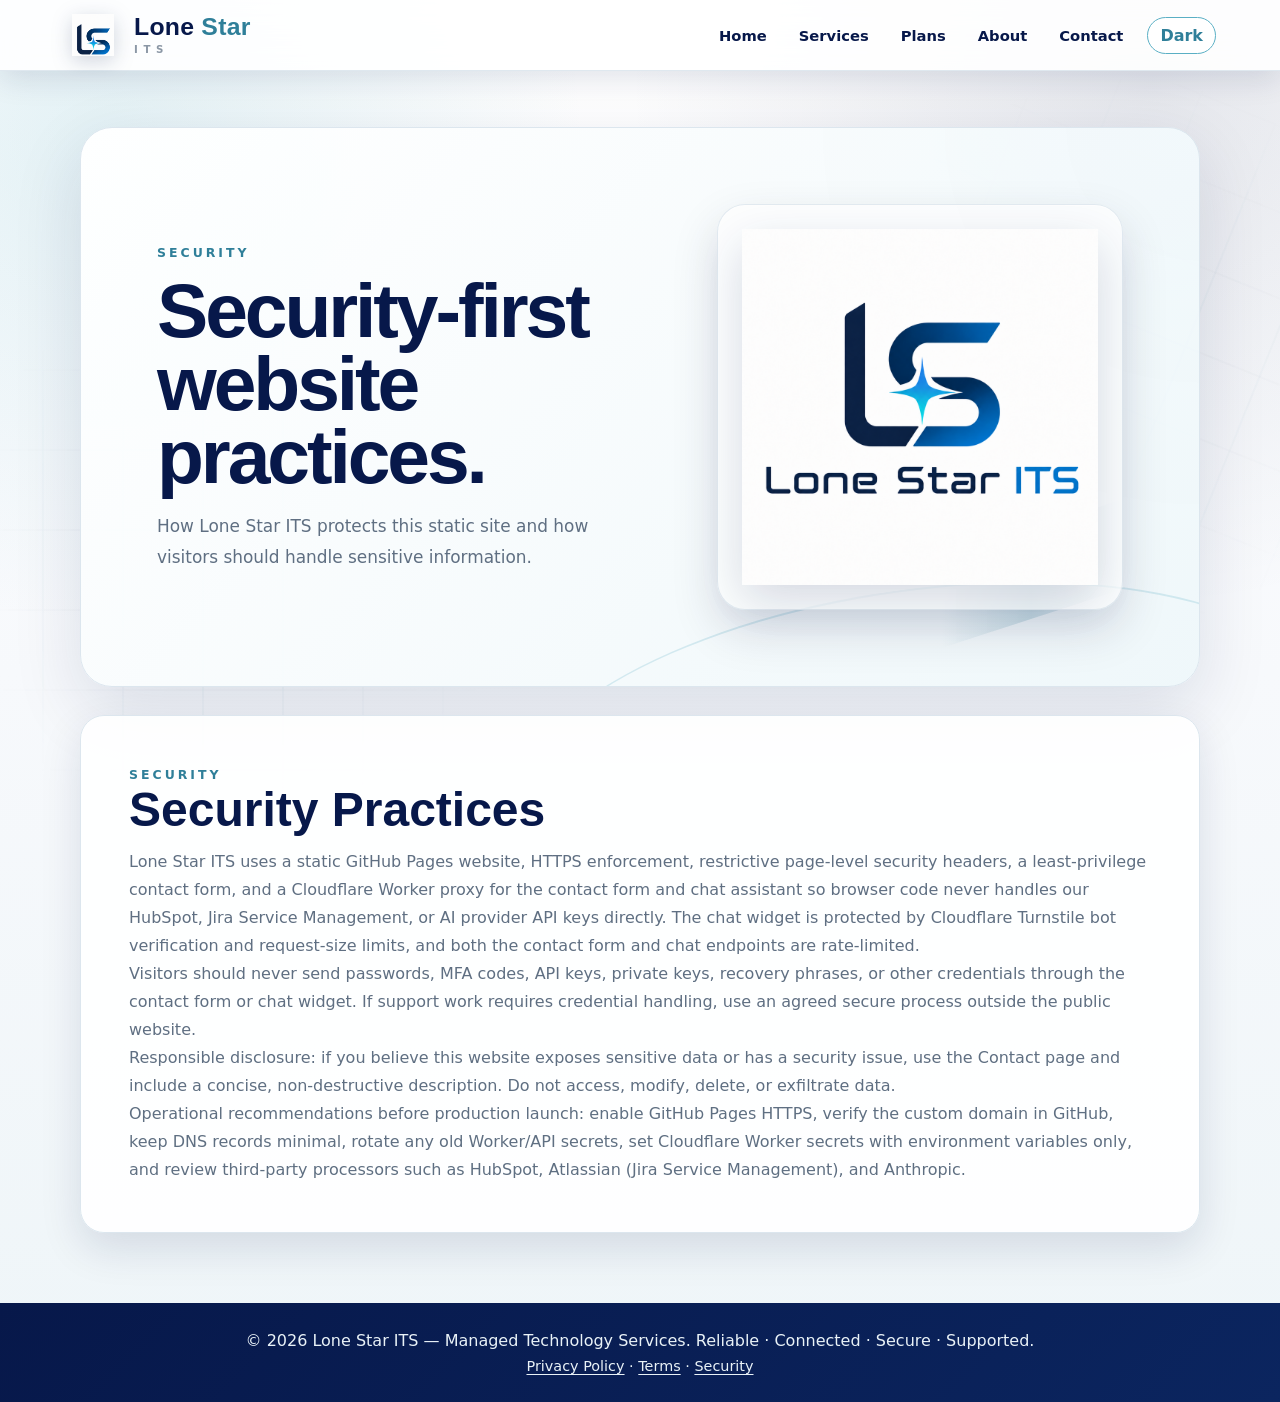
<file: security.html>
<!DOCTYPE html>
<html lang="en">
<head>
  <meta charset="UTF-8">
  <meta name="viewport" content="width=device-width, initial-scale=1.0">
  <title>Security | Lone Star ITS</title>
  <meta name="description" content="Website security practices and responsible disclosure guidance for Lone Star ITS.">
  <meta property="og:title" content="Security | Lone Star ITS">
  <meta property="og:description" content="Website security practices and responsible disclosure guidance for Lone Star ITS.">
  <meta property="og:image" content="https://lonestar-its.com/logo.png">
  <meta property="og:url" content="https://lonestar-its.com/security.html">
  <link rel="canonical" href="https://lonestar-its.com/security.html">
  <meta name="twitter:card" content="summary_large_image">
  <meta name="twitter:title" content="Security | Lone Star ITS">
  <meta name="twitter:description" content="Website security practices and responsible disclosure guidance for Lone Star ITS.">
  <meta name="twitter:image" content="https://lonestar-its.com/logo.png">
  <link rel="icon" type="image/png" href="logo-mark.png">
  <meta http-equiv="Content-Security-Policy" content="default-src 'self'; script-src 'self' https://challenges.cloudflare.com; style-src 'self' https://fonts.googleapis.com; font-src https://fonts.gstatic.com; img-src 'self' data:; form-action 'self'; connect-src 'self' https://lone-star-its.saints-correa23.workers.dev; frame-src https://challenges.cloudflare.com; frame-ancestors 'none'; base-uri 'self'; object-src 'none'; upgrade-insecure-requests">
  <meta http-equiv="X-Content-Type-Options" content="nosniff">
  <meta name="referrer" content="strict-origin-when-cross-origin">
  <link rel="preconnect" href="https://fonts.googleapis.com">
  <link rel="preconnect" href="https://fonts.gstatic.com" crossorigin>
  <link href="https://fonts.googleapis.com/css2?family=Inter:wght@400;500;600;700;800&family=Rajdhani:wght@600;700&display=swap" rel="stylesheet">
  <link rel="stylesheet" href="style.css">
</head>
<body>
<a class="skip-link" href="#main-content">Skip to main content</a>
<header>
  <a class="brand" href="index.html" aria-label="Lone Star ITS home">
    <img src="logo-mark.png" alt="Lone Star ITS blue star logo mark">
    <span class="brand-copy"><strong><span>Lone</span> Star</strong><small>ITS</small></span>
  </a>
  <div class="header-right">
    <nav id="main-nav">
      <a href="index.html">Home</a>
      <a href="services.html">Services</a>
      <a href="pricing.html">Plans</a>
      <a href="about.html">About</a>
      <a href="contact.html">Contact</a>
    </nav>
    <button class="dark-toggle" id="dark-mode-toggle">Dark</button>
    <button class="hamburger" id="hamburger" aria-label="Menu"><span></span><span></span><span></span></button>
  </div>
</header>
<section class="hero compact fade-in"><div class="hero-text slide-up"><p class="eyebrow">Security</p><h1>Security-first website practices.</h1><p>How Lone Star ITS protects this static site and how visitors should handle sensitive information.</p></div><div class="hero-logo-panel"><img src="logo.png" alt="Lone Star ITS logo"></div></section>
<main id="main-content">
  <section class="mission fade-in text-left">
    <p class="eyebrow">Security</p>
    <h2>Security Practices</h2>
    <p>Lone Star ITS uses a static GitHub Pages website, HTTPS enforcement, restrictive page-level security headers, a least-privilege contact form, and a Cloudflare Worker proxy for the contact form and chat assistant so browser code never handles our HubSpot, Jira Service Management, or AI provider API keys directly. The chat widget is protected by Cloudflare Turnstile bot verification and request-size limits, and both the contact form and chat endpoints are rate-limited.</p>
    <p>Visitors should never send passwords, MFA codes, API keys, private keys, recovery phrases, or other credentials through the contact form or chat widget. If support work requires credential handling, use an agreed secure process outside the public website.</p>
    <p>Responsible disclosure: if you believe this website exposes sensitive data or has a security issue, use the Contact page and include a concise, non-destructive description. Do not access, modify, delete, or exfiltrate data.</p>
    <p>Operational recommendations before production launch: enable GitHub Pages HTTPS, verify the custom domain in GitHub, keep DNS records minimal, rotate any old Worker/API secrets, set Cloudflare Worker secrets with environment variables only, and review third-party processors such as HubSpot, Atlassian (Jira Service Management), and Anthropic.</p>
  </section>
</main>
<footer>
  <p>© 2026 Lone Star ITS — Managed Technology Services. Reliable · Connected · Secure · Supported.</p>
  <p class="footer-links"><a href="privacy.html">Privacy Policy</a> · <a href="terms.html">Terms</a> · <a href="security.html">Security</a></p>
</footer>
<script src="main.js"></script>
</body>
</html>
</file>
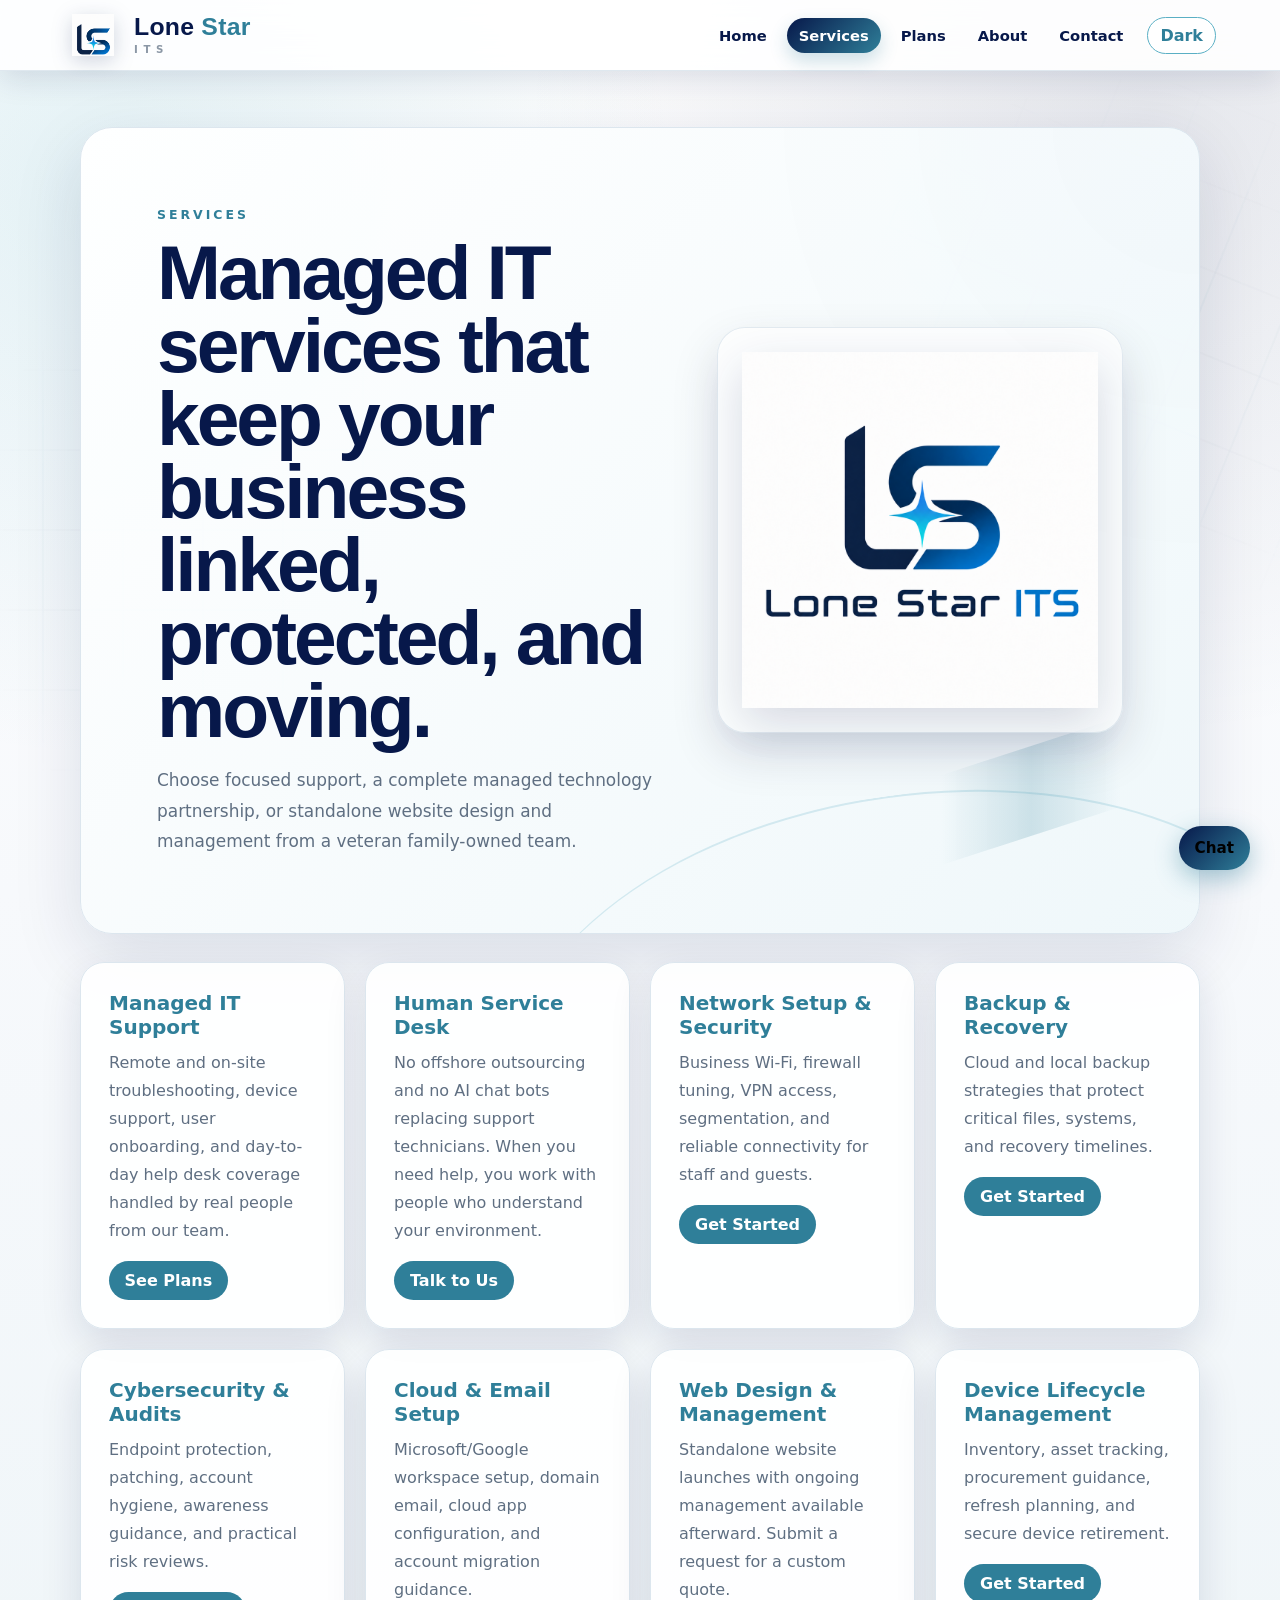
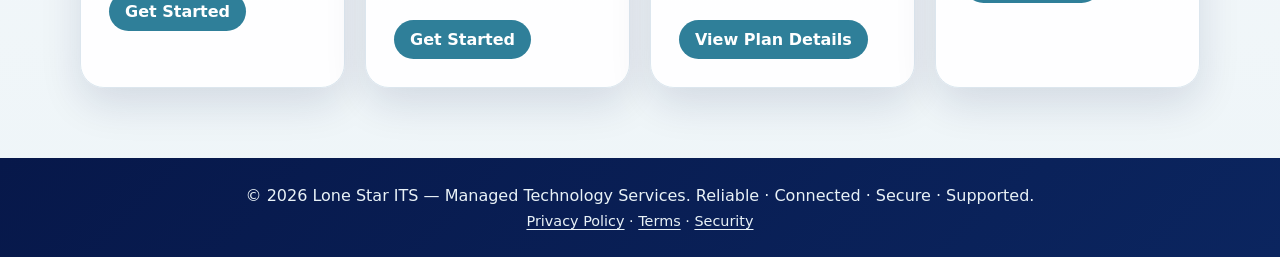
<file: services.html>
<!DOCTYPE html>
<html lang="en">
<head>
  <meta charset="UTF-8">
  <meta name="viewport" content="width=device-width, initial-scale=1.0">
  <title>Services | Lone Star ITS</title>
  <meta name="description" content="Managed IT support, human service desk coverage, network security, backup and recovery, cybersecurity audits, cloud/email setup, web design and management, and device lifecycle management.">
  <meta property="og:title" content="Services | Lone Star ITS">
  <meta property="og:description" content="Managed IT support, human service desk coverage, network security, backup and recovery, cybersecurity audits, cloud/email setup, web design and management, and device lifecycle management.">
  <meta property="og:image" content="https://lonestar-its.com/logo.png">
  <meta property="og:url" content="https://lonestar-its.com/services.html">
  <link rel="canonical" href="https://lonestar-its.com/services.html">
  <meta name="twitter:card" content="summary_large_image">
  <meta name="twitter:title" content="Services | Lone Star ITS">
  <meta name="twitter:description" content="Managed IT support, human service desk coverage, network security, backup and recovery, cybersecurity audits, cloud/email setup, web design and management, and device lifecycle management.">
  <meta name="twitter:image" content="https://lonestar-its.com/logo.png">
  <link rel="icon" type="image/png" href="logo-mark.png">
  <meta http-equiv="Content-Security-Policy" content="default-src 'self'; script-src 'self' https://challenges.cloudflare.com; style-src 'self' https://fonts.googleapis.com; font-src https://fonts.gstatic.com; img-src 'self' data:; form-action 'self'; connect-src 'self' https://lone-star-its.saints-correa23.workers.dev; frame-src https://challenges.cloudflare.com; frame-ancestors 'none'; base-uri 'self'; object-src 'none'; upgrade-insecure-requests">
  <meta http-equiv="X-Content-Type-Options" content="nosniff">
  <meta name="referrer" content="strict-origin-when-cross-origin">
  <link rel="preconnect" href="https://fonts.googleapis.com">
  <link rel="preconnect" href="https://fonts.gstatic.com" crossorigin>
  <link href="https://fonts.googleapis.com/css2?family=Inter:wght@400;500;600;700;800&family=Rajdhani:wght@600;700&display=swap" rel="stylesheet">
  <link rel="stylesheet" href="style.css">
</head>
<body>
<a class="skip-link" href="#main-content">Skip to main content</a>
<header>
  <a class="brand" href="index.html" aria-label="Lone Star ITS home">
    <img src="logo-mark.png" alt="Lone Star ITS blue star logo mark">
    <span class="brand-copy"><strong><span>Lone</span> Star</strong><small>ITS</small></span>
  </a>
  <div class="header-right">
    <nav id="main-nav">
      <a href="index.html">Home</a>
      <a class="active" href="services.html">Services</a>
      <a href="pricing.html">Plans</a>
      <a href="about.html">About</a>
      <a href="contact.html">Contact</a>
    </nav>
    <button class="dark-toggle" id="dark-mode-toggle">Dark</button>
    <button class="hamburger" id="hamburger" aria-label="Menu">
      <span></span><span></span><span></span>
    </button>
  </div>
</header>
<section class="hero compact fade-in"><div class="hero-text slide-up"><p class="eyebrow">Services</p><h1>Managed IT services that keep your business linked, protected, and moving.</h1><p>Choose focused support, a complete managed technology partnership, or standalone website design and management from a veteran family-owned team.</p></div><div class="hero-logo-panel"><img src="logo.png" alt="Lone Star ITS logo"></div></section>
<main id="main-content">
  <section class="services-grid fade-in">
    <div class="service-card"><h3>Managed IT Support</h3><p>Remote and on-site troubleshooting, device support, user onboarding, and day-to-day help desk coverage handled by real people from our team.</p><a class="btn small" href="pricing.html">See Plans</a></div>
    <div class="service-card"><h3>Human Service Desk</h3><p>No offshore outsourcing and no AI chat bots replacing support technicians. When you need help, you work with people who understand your environment.</p><a class="btn small" href="contact.html">Talk to Us</a></div>
    <div class="service-card"><h3>Network Setup & Security</h3><p>Business Wi-Fi, firewall tuning, VPN access, segmentation, and reliable connectivity for staff and guests.</p><a class="btn small" href="contact.html">Get Started</a></div>
    <div class="service-card"><h3>Backup & Recovery</h3><p>Cloud and local backup strategies that protect critical files, systems, and recovery timelines.</p><a class="btn small" href="contact.html">Get Started</a></div>
    <div class="service-card"><h3>Cybersecurity & Audits</h3><p>Endpoint protection, patching, account hygiene, awareness guidance, and practical risk reviews.</p><a class="btn small" href="contact.html">Get Started</a></div>
    <div class="service-card"><h3>Cloud & Email Setup</h3><p>Microsoft/Google workspace setup, domain email, cloud app configuration, and account migration guidance.</p><a class="btn small" href="contact.html">Get Started</a></div>
    <div class="service-card"><h3>Web Design &amp; Management</h3><p>Standalone website launches with ongoing management available afterward. Submit a request for a custom quote.</p><a class="btn small" href="pricing.html#web-design-management">View Plan Details</a></div>
    <div class="service-card"><h3>Device Lifecycle Management</h3><p>Inventory, asset tracking, procurement guidance, refresh planning, and secure device retirement.</p><a class="btn small" href="contact.html">Get Started</a></div>
  </section>
</main>
<footer>
  <p>© 2026 Lone Star ITS — Managed Technology Services. Reliable · Connected · Secure · Supported.</p>
  <p class="footer-links"><a href="privacy.html">Privacy Policy</a> · <a href="terms.html">Terms</a> · <a href="security.html">Security</a></p>
</footer>
<div id="chat-widget">
  <div id="chat-box">
    <div id="chat-header">
      <div class="chat-status">
        <span class="status-dot"></span>
        Lone Star ITS Website Assistant
      </div>
      <button id="chat-close" aria-label="Close chat">X</button>
    </div>
    <div id="chat-messages">
      <div class="chat-msg bot">Hi there! I'm the Lone Star ITS website assistant for general questions. For service desk support, you will work with real people from our team.</div>
    </div>
    <div id="chat-quick-replies">
      <button class="quick-reply">Plans</button>
      <button class="quick-reply">Services</button>
      <button class="quick-reply">Service Area</button>
      <button class="quick-reply">Contact</button>
    </div>
    <div id="chat-input-row">
      <label for="chat-input" class="visually-hidden">Type your message to the website assistant</label>
      <input type="text" id="chat-input" placeholder="Type a message..." autocomplete="off">
      <button id="chat-send" aria-label="Send message">Send</button>
    </div>
  </div>
  <button id="chat-toggle" title="Chat with us">Chat</button>
</div>
<script src="main.js"></script>
</body>
</html>
</file>
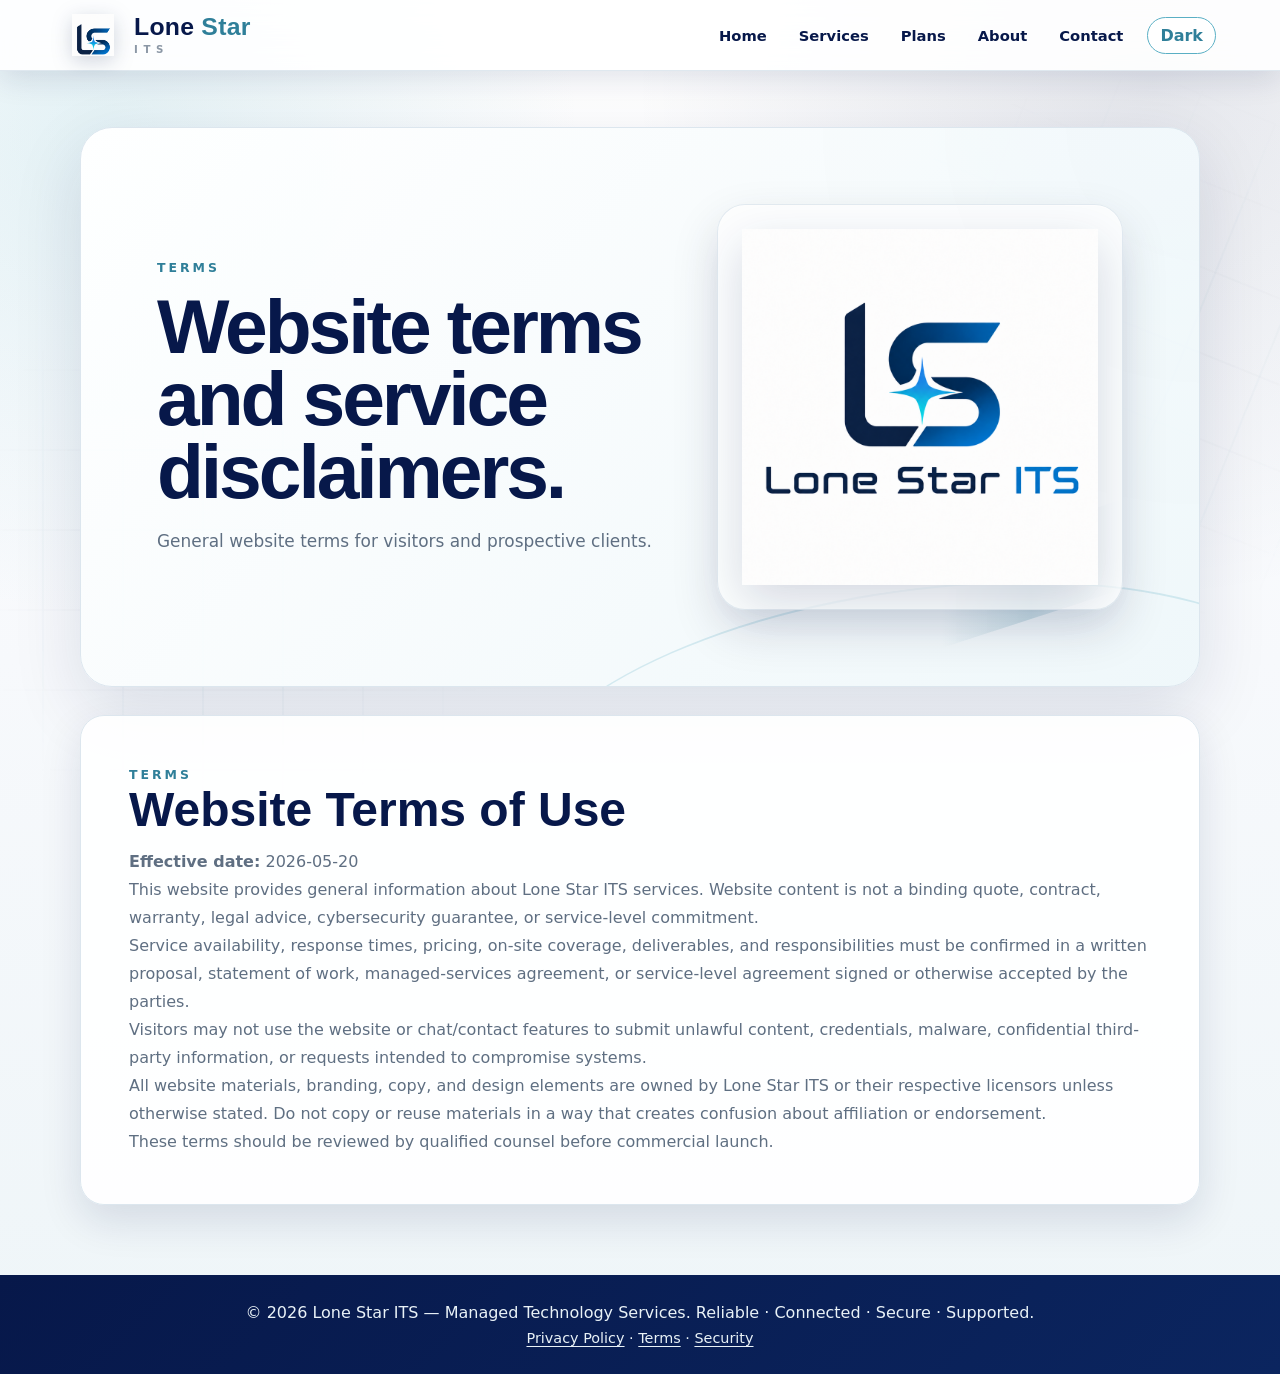
<file: terms.html>
<!DOCTYPE html>
<html lang="en">
<head>
  <meta charset="UTF-8">
  <meta name="viewport" content="width=device-width, initial-scale=1.0">
  <title>Terms of Use | Lone Star ITS</title>
  <meta name="description" content="Website terms and important service/legal disclaimers for Lone Star ITS.">
  <meta property="og:title" content="Terms of Use | Lone Star ITS">
  <meta property="og:description" content="Website terms and important service/legal disclaimers for Lone Star ITS.">
  <meta property="og:image" content="https://lonestar-its.com/logo.png">
  <meta property="og:url" content="https://lonestar-its.com/terms.html">
  <link rel="canonical" href="https://lonestar-its.com/terms.html">
  <meta name="twitter:card" content="summary_large_image">
  <meta name="twitter:title" content="Terms of Use | Lone Star ITS">
  <meta name="twitter:description" content="Website terms and important service/legal disclaimers for Lone Star ITS.">
  <meta name="twitter:image" content="https://lonestar-its.com/logo.png">
  <link rel="icon" type="image/png" href="logo-mark.png">
  <meta http-equiv="Content-Security-Policy" content="default-src 'self'; script-src 'self' https://challenges.cloudflare.com; style-src 'self' https://fonts.googleapis.com; font-src https://fonts.gstatic.com; img-src 'self' data:; form-action 'self'; connect-src 'self' https://lone-star-its.saints-correa23.workers.dev; frame-src https://challenges.cloudflare.com; frame-ancestors 'none'; base-uri 'self'; object-src 'none'; upgrade-insecure-requests">
  <meta http-equiv="X-Content-Type-Options" content="nosniff">
  <meta name="referrer" content="strict-origin-when-cross-origin">
  <link rel="preconnect" href="https://fonts.googleapis.com">
  <link rel="preconnect" href="https://fonts.gstatic.com" crossorigin>
  <link href="https://fonts.googleapis.com/css2?family=Inter:wght@400;500;600;700;800&family=Rajdhani:wght@600;700&display=swap" rel="stylesheet">
  <link rel="stylesheet" href="style.css">
</head>
<body>
<a class="skip-link" href="#main-content">Skip to main content</a>
<header>
  <a class="brand" href="index.html" aria-label="Lone Star ITS home">
    <img src="logo-mark.png" alt="Lone Star ITS blue star logo mark">
    <span class="brand-copy"><strong><span>Lone</span> Star</strong><small>ITS</small></span>
  </a>
  <div class="header-right">
    <nav id="main-nav">
      <a href="index.html">Home</a>
      <a href="services.html">Services</a>
      <a href="pricing.html">Plans</a>
      <a href="about.html">About</a>
      <a href="contact.html">Contact</a>
    </nav>
    <button class="dark-toggle" id="dark-mode-toggle">Dark</button>
    <button class="hamburger" id="hamburger" aria-label="Menu"><span></span><span></span><span></span></button>
  </div>
</header>
<section class="hero compact fade-in"><div class="hero-text slide-up"><p class="eyebrow">Terms</p><h1>Website terms and service disclaimers.</h1><p>General website terms for visitors and prospective clients.</p></div><div class="hero-logo-panel"><img src="logo.png" alt="Lone Star ITS logo"></div></section>
<main id="main-content">
  <section class="mission fade-in text-left">
    <p class="eyebrow">Terms</p>
    <h2>Website Terms of Use</h2>
    <p><strong>Effective date:</strong> 2026-05-20</p>
    <p>This website provides general information about Lone Star ITS services. Website content is not a binding quote, contract, warranty, legal advice, cybersecurity guarantee, or service-level commitment.</p>
    <p>Service availability, response times, pricing, on-site coverage, deliverables, and responsibilities must be confirmed in a written proposal, statement of work, managed-services agreement, or service-level agreement signed or otherwise accepted by the parties.</p>
    <p>Visitors may not use the website or chat/contact features to submit unlawful content, credentials, malware, confidential third-party information, or requests intended to compromise systems.</p>
    <p>All website materials, branding, copy, and design elements are owned by Lone Star ITS or their respective licensors unless otherwise stated. Do not copy or reuse materials in a way that creates confusion about affiliation or endorsement.</p>
    <p>These terms should be reviewed by qualified counsel before commercial launch.</p>
  </section>
</main>
<footer>
  <p>© 2026 Lone Star ITS — Managed Technology Services. Reliable · Connected · Secure · Supported.</p>
  <p class="footer-links"><a href="privacy.html">Privacy Policy</a> · <a href="terms.html">Terms</a> · <a href="security.html">Security</a></p>
</footer>
<script src="main.js"></script>
</body>
</html>
</file>
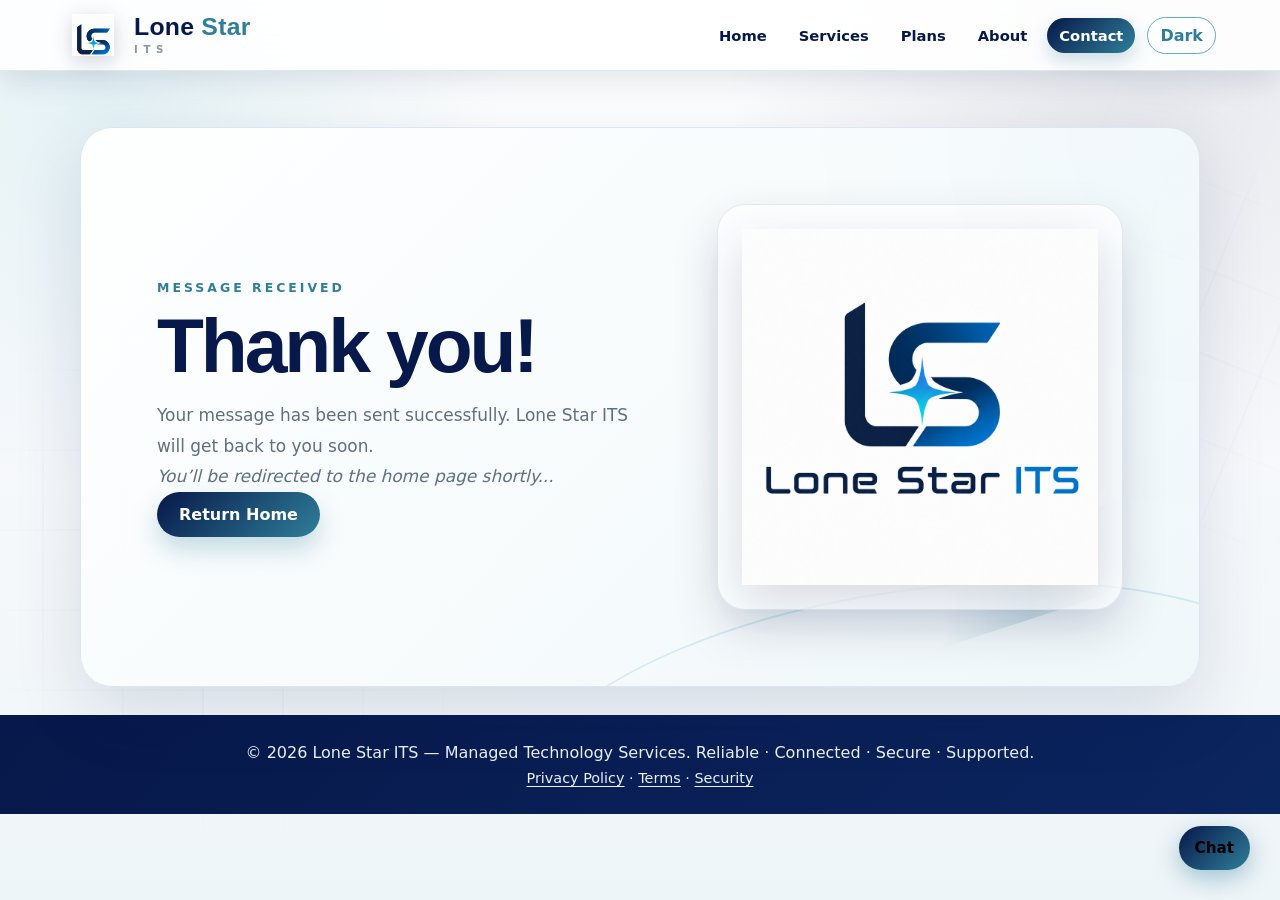
<file: thankyou.html>
<!DOCTYPE html>
<html lang="en">
<head>
  <meta charset="UTF-8">
  <meta name="viewport" content="width=device-width, initial-scale=1.0">
  <meta http-equiv="refresh" content="5; url=index.html">
  <title>Thank You | Lone Star ITS</title>
  <meta name="description" content="Thank you for contacting Lone Star ITS. We'll be in touch shortly.">
  <meta property="og:title" content="Thank You | Lone Star ITS">
  <meta property="og:description" content="Thank you for contacting Lone Star ITS. We'll be in touch shortly.">
  <meta property="og:image" content="https://lonestar-its.com/logo.png">
  <meta property="og:url" content="https://lonestar-its.com/thankyou.html">
  <link rel="canonical" href="https://lonestar-its.com/thankyou.html">
  <meta name="twitter:card" content="summary_large_image">
  <meta name="twitter:title" content="Thank You | Lone Star ITS">
  <meta name="twitter:description" content="Thank you for contacting Lone Star ITS. We'll be in touch shortly.">
  <meta name="twitter:image" content="https://lonestar-its.com/logo.png">
  <link rel="icon" type="image/png" href="logo-mark.png">
  <meta http-equiv="Content-Security-Policy" content="default-src 'self'; script-src 'self' https://challenges.cloudflare.com; style-src 'self' https://fonts.googleapis.com; font-src https://fonts.gstatic.com; img-src 'self' data:; form-action 'self'; connect-src 'self' https://lone-star-its.saints-correa23.workers.dev; frame-src https://challenges.cloudflare.com; frame-ancestors 'none'; base-uri 'self'; object-src 'none'; upgrade-insecure-requests">
  <meta http-equiv="X-Content-Type-Options" content="nosniff">
  <meta name="referrer" content="strict-origin-when-cross-origin">
  <link rel="preconnect" href="https://fonts.googleapis.com">
  <link rel="preconnect" href="https://fonts.gstatic.com" crossorigin>
  <link href="https://fonts.googleapis.com/css2?family=Inter:wght@400;500;600;700;800&family=Rajdhani:wght@600;700&display=swap" rel="stylesheet">
  <link rel="stylesheet" href="style.css">
</head>
<body>
<a class="skip-link" href="#main-content">Skip to main content</a>
<header>
  <a class="brand" href="index.html" aria-label="Lone Star ITS home">
    <img src="logo-mark.png" alt="Lone Star ITS blue star logo mark">
    <span class="brand-copy"><strong><span>Lone</span> Star</strong><small>ITS</small></span>
  </a>
  <div class="header-right">
    <nav id="main-nav">
      <a href="index.html">Home</a>
      <a href="services.html">Services</a>
      <a href="pricing.html">Plans</a>
      <a href="about.html">About</a>
      <a class="active" href="contact.html">Contact</a>
    </nav>
    <button class="dark-toggle" id="dark-mode-toggle">Dark</button>
    <button class="hamburger" id="hamburger" aria-label="Menu">
      <span></span><span></span><span></span>
    </button>
  </div>
</header>
<section class="hero compact fade-in" id="main-content"><div class="hero-text slide-up"><p class="eyebrow">Message Received</p><h1>Thank you!</h1><p>Your message has been sent successfully. Lone Star ITS will get back to you soon.</p><p><em>You’ll be redirected to the home page shortly...</em></p><a class="btn primary" href="index.html">Return Home</a></div><div class="hero-logo-panel"><img src="logo.png" alt="Lone Star ITS logo"></div></section>
<footer>
  <p>© 2026 Lone Star ITS — Managed Technology Services. Reliable · Connected · Secure · Supported.</p>
  <p class="footer-links"><a href="privacy.html">Privacy Policy</a> · <a href="terms.html">Terms</a> · <a href="security.html">Security</a></p>
</footer>
<div id="chat-widget">
  <div id="chat-box">
    <div id="chat-header">
      <div class="chat-status">
        <span class="status-dot"></span>
        Lone Star ITS Website Assistant
      </div>
      <button id="chat-close" aria-label="Close chat">X</button>
    </div>
    <div id="chat-messages">
      <div class="chat-msg bot">Hi there! I'm the Lone Star ITS website assistant for general questions. For service desk support, you will work with real people from our team.</div>
    </div>
    <div id="chat-quick-replies">
      <button class="quick-reply">Plans</button>
      <button class="quick-reply">Services</button>
      <button class="quick-reply">Service Area</button>
      <button class="quick-reply">Contact</button>
    </div>
    <div id="chat-input-row">
      <label for="chat-input" class="visually-hidden">Type your message to the website assistant</label>
      <input type="text" id="chat-input" placeholder="Type a message..." autocomplete="off">
      <button id="chat-send" aria-label="Send message">Send</button>
    </div>
  </div>
  <button id="chat-toggle" title="Chat with us">Chat</button>
</div>
<script src="main.js"></script>
</body>
</html>
</file>
<file: style.css>
/* ============================================================
   Lone Star ITS — Main Stylesheet
   Brand direction: navy, teal, silver, white, circuit-line detail
   ============================================================ */

:root {
  --bg: #f7f9fc;
  --surface: #ffffff;
  --surface-soft: #eef5f8;
  --text: #10213f;
  --muted: #5f6f82;
  --navy: #07184a;
  --navy-2: #0b255f;
  --teal: #2f7f99;
  --teal-light: #5aafc4;
  --silver: #8b97a5;
  --border: #dce6ee;
  --shadow: rgba(7, 24, 74, 0.12);
  --shadow-strong: rgba(7, 24, 74, 0.24);
  --chat-bg: #ffffff;
  --chat-bubble-bot: #edf4f7;
  --chat-bubble-user: #2f7f99;
  --chat-text: #10213f;
}

body.dark-mode {
  --bg: #07111f;
  --surface: #0d1b2f;
  --surface-soft: #10213f;
  --text: #e9f2f7;
  --muted: #aebdca;
  --border: #1f3857;
  --shadow: rgba(0, 0, 0, 0.4);
  --shadow-strong: rgba(0, 0, 0, 0.55);
  --chat-bg: #0d1b2f;
  --chat-bubble-bot: #132b45;
  --chat-text: #e9f2f7;
}

* { box-sizing: border-box; margin: 0; padding: 0; }

body {
  min-height: 100vh;
  color: var(--text);
  background:
    radial-gradient(circle at 8% 10%, rgba(90, 175, 196, 0.16), transparent 28%),
    radial-gradient(circle at 90% 6%, rgba(7, 24, 74, 0.10), transparent 30%),
    linear-gradient(180deg, #ffffff 0%, var(--bg) 48%, #eef5f8 100%);
  font-family: 'Inter', system-ui, -apple-system, BlinkMacSystemFont, 'Segoe UI', sans-serif;
  transition: background-color 0.3s, color 0.3s;
}

body::before,
body::after {
  content: "";
  position: fixed;
  inset: auto auto 4% -6%;
  width: 48vw;
  height: 48vw;
  pointer-events: none;
  opacity: 0.18;
  background:
    linear-gradient(90deg, transparent 49%, var(--teal) 50%, transparent 51%) 0 0/80px 80px,
    linear-gradient(0deg, transparent 49%, var(--silver) 50%, transparent 51%) 0 0/80px 80px;
  mask-image: radial-gradient(circle, #000 0%, transparent 68%);
  z-index: -1;
}

body::after {
  inset: 5% -12% auto auto;
  transform: rotate(22deg);
  opacity: 0.13;
}

a { color: inherit; text-decoration: none; }

header {
  position: sticky;
  top: 0;
  z-index: 1000;
  display: flex;
  align-items: center;
  justify-content: space-between;
  gap: 24px;
  padding: 14px clamp(18px, 5vw, 64px);
  background: rgba(255, 255, 255, 0.88);
  border-bottom: 1px solid rgba(220, 230, 238, 0.9);
  box-shadow: 0 8px 30px var(--shadow);
  backdrop-filter: blur(14px);
}

body.dark-mode header { background: rgba(7, 17, 31, 0.88); }

.brand {
  display: inline-flex;
  align-items: center;
  gap: 12px;
  min-width: max-content;
}

.brand img {
  width: 58px;
  height: 42px;
  object-fit: contain;
  filter: drop-shadow(0 5px 10px rgba(7, 24, 74, 0.18));
}

.brand-copy { display: grid; line-height: 1; }
.brand-copy strong {
  font-family: 'Rajdhani', 'Inter', sans-serif;
  font-size: 1.55rem;
  letter-spacing: 0.01em;
  color: var(--teal);
}
.brand-copy strong span { color: var(--navy); }
body.dark-mode .brand-copy strong span { color: #dcefff; }
.brand-copy small {
  margin-top: 4px;
  color: var(--silver);
  letter-spacing: 0.55em;
  font-weight: 800;
  font-size: 0.64rem;
}

.header-right { display: flex; align-items: center; gap: 12px; }
nav { display: flex; align-items: center; gap: 8px; }
nav a {
  padding: 9px 12px;
  color: var(--navy);
  border-radius: 999px;
  font-weight: 700;
  font-size: 0.92rem;
  transition: 0.2s ease;
}
body.dark-mode nav a { color: #dcefff; }
nav a:hover,
nav a.active {
  color: #ffffff;
  background: linear-gradient(135deg, var(--navy), var(--teal));
  box-shadow: 0 8px 18px rgba(47, 127, 153, 0.24);
}

.dark-toggle,
.hamburger,
button,
.btn {
  font: inherit;
}

.dark-toggle {
  border: 1px solid var(--teal-light);
  background: var(--surface);
  color: var(--teal);
  border-radius: 999px;
  padding: 8px 12px;
  cursor: pointer;
  font-weight: 800;
  white-space: nowrap;
}
.dark-toggle:hover { background: var(--teal); color: #fff; }

.hamburger {
  display: none;
  flex-direction: column;
  gap: 5px;
  cursor: pointer;
  background: none;
  border: none;
  padding: 4px;
}
.hamburger span { width: 25px; height: 3px; background: var(--navy); border-radius: 3px; transition: 0.3s; }
body.dark-mode .hamburger span { background: #e9f2f7; }
.hamburger.open span:nth-child(1) { transform: translateY(8px) rotate(45deg); }
.hamburger.open span:nth-child(2) { opacity: 0; }
.hamburger.open span:nth-child(3) { transform: translateY(-8px) rotate(-45deg); }

.hero {
  position: relative;
  overflow: hidden;
  display: grid;
  grid-template-columns: minmax(0, 1.1fr) minmax(290px, 0.9fr);
  align-items: center;
  gap: clamp(28px, 5vw, 70px);
  margin: clamp(24px, 5vw, 56px) auto 28px;
  width: min(1120px, calc(100% - 32px));
  padding: clamp(34px, 6vw, 76px);
  background:
    linear-gradient(135deg, rgba(255, 255, 255, 0.94), rgba(238, 247, 250, 0.94)),
    radial-gradient(circle at 100% 0%, rgba(90, 175, 196, 0.24), transparent 35%);
  border: 1px solid var(--border);
  border-radius: 32px;
  box-shadow: 0 24px 70px var(--shadow);
}
body.dark-mode .hero { background: linear-gradient(135deg, rgba(13, 27, 47, 0.96), rgba(12, 36, 65, 0.92)); }
.hero::before {
  content: "";
  position: absolute;
  inset: auto -12% -45% 38%;
  height: 62%;
  border: 2px solid rgba(90, 175, 196, 0.22);
  border-left: none;
  border-bottom: none;
  border-radius: 50%;
  transform: rotate(-8deg);
}
.hero::after {
  content: "";
  position: absolute;
  right: 7%;
  bottom: 12%;
  width: 180px;
  height: 90px;
  background: linear-gradient(90deg, transparent, rgba(47, 127, 153, 0.28), transparent);
  transform: skewY(-18deg);
  opacity: 0.7;
}
.hero > * { position: relative; z-index: 1; }
.hero.compact { min-height: 360px; }
.hero h1 {
  max-width: 760px;
  color: var(--navy);
  font-family: 'Rajdhani', 'Inter', sans-serif;
  font-size: clamp(2.4rem, 6vw, 5rem);
  line-height: 0.95;
  letter-spacing: -0.04em;
  margin: 10px 0 18px;
}
body.dark-mode .hero h1 { color: #eaf8ff; }
.hero p { color: var(--muted); line-height: 1.8; font-size: 1.06rem; max-width: 680px; }
.eyebrow {
  color: var(--teal) !important;
  text-transform: uppercase;
  letter-spacing: 0.24em;
  font-weight: 900;
  font-size: 0.78rem !important;
}
.hero-actions { display: flex; flex-wrap: wrap; gap: 14px; margin-top: 28px; }

.btn,
button.submit {
  display: inline-flex;
  align-items: center;
  justify-content: center;
  border: none;
  border-radius: 999px;
  padding: 13px 22px;
  cursor: pointer;
  font-weight: 900;
  transition: 0.2s ease;
}
.btn.primary,
button.submit { background: linear-gradient(135deg, var(--navy), var(--teal)); color: #ffffff; box-shadow: 0 12px 26px rgba(47,127,153,0.28); }
.btn.secondary { color: var(--navy); background: var(--surface); border: 1px solid var(--border); }
.btn.small { padding: 10px 16px; color: #fff; background: var(--teal); margin-top: 16px; }
.btn:hover,
button.submit:hover { transform: translateY(-2px); box-shadow: 0 14px 34px var(--shadow-strong); }

.hero-logo-panel {
  display: grid;
  place-items: center;
  min-height: 300px;
  padding: 24px;
  background: rgba(255,255,255,0.72);
  border: 1px solid rgba(220, 230, 238, 0.8);
  border-radius: 28px;
  box-shadow: inset 0 1px 0 rgba(255,255,255,0.8), 0 20px 48px rgba(7,24,74,0.14);
}
body.dark-mode .hero-logo-panel { background: rgba(255,255,255,0.05); }
.hero-logo-panel img { width: min(100%, 480px); height: auto; object-fit: contain; filter: drop-shadow(0 16px 24px rgba(7,24,74,0.16)); }

main { width: min(1120px, calc(100% - 32px)); margin: 0 auto 70px; }
.trust-strip,
.cards,
.services-grid,
.pricing {
  display: grid;
  gap: 20px;
}
.trust-strip {
  grid-template-columns: repeat(4, 1fr);
  margin: 30px 0;
}
.trust-strip span,
.cards article,
.service-card,
.plan,
.contact,
.contact-info,
.mission,
.goals,
.pricing-note,
.web-plan {
  background: rgba(255,255,255,0.9);
  border: 1px solid var(--border);
  border-radius: 24px;
  box-shadow: 0 16px 42px var(--shadow);
}
body.dark-mode .trust-strip span,
body.dark-mode .cards article,
body.dark-mode .service-card,
body.dark-mode .plan,
body.dark-mode .contact,
body.dark-mode .contact-info,
body.dark-mode .mission,
body.dark-mode .goals,
body.dark-mode .pricing-note,
body.dark-mode .web-plan { background: rgba(13,27,47,0.9); }

.contact-info { max-width: 680px; margin: 28px auto 0; padding: clamp(24px, 4vw, 38px); text-align: center; }
.contact-info h2 { color: var(--navy); font-size: clamp(1.6rem, 3.5vw, 2.4rem); font-family: 'Rajdhani', 'Inter', sans-serif; line-height: 1; margin-bottom: 14px; }
body.dark-mode .contact-info h2 { color: #eaf8ff; }
.contact-info address { font-style: normal; color: var(--muted); line-height: 1.9; }
.contact-info .contact-name { color: var(--text); font-weight: 700; letter-spacing: 0.02em; }
.contact-info a { color: var(--teal); text-decoration: none; font-weight: 600; }
.contact-info a:hover { text-decoration: underline; }
.trust-strip span { padding: 18px; text-align: center; color: var(--navy); font-weight: 900; letter-spacing: 0.1em; text-transform: uppercase; }
body.dark-mode .trust-strip span { color: #e9f2f7; }

.mission,
.goals { padding: clamp(26px, 5vw, 48px); margin: 24px 0; text-align: center; }
.mission h2,
.goals h2,
.contact h2,
.pricing-note h2,
.web-plan h2 { color: var(--navy); font-size: clamp(1.8rem, 4vw, 3rem); font-family: 'Rajdhani', 'Inter', sans-serif; line-height: 1; margin-bottom: 14px; }
body.dark-mode .mission h2,
body.dark-mode .goals h2,
body.dark-mode .contact h2,
body.dark-mode .pricing-note h2,
body.dark-mode .web-plan h2 { color: #eaf8ff; }
.mission p,
.goals li,
.cards p,
.service-card p,
.pricing-note p,
.web-plan-copy,
.web-price-card p,
.web-feature-list { color: var(--muted); line-height: 1.75; }
.goals ol { list-style: none; display: grid; gap: 12px; max-width: 820px; margin: 24px auto 0; text-align: left; }
.goals li { padding: 16px 18px; border-left: 4px solid var(--teal); background: var(--surface-soft); border-radius: 14px; }
.goals strong { color: var(--teal); }

.cards { grid-template-columns: repeat(3, 1fr); margin: 24px 0; }
.cards article { padding: 28px; }
.cards h3,
.service-card h3,
.plan h3 { color: var(--teal); font-size: 1.25rem; margin-bottom: 10px; }

.services-grid { grid-template-columns: repeat(auto-fit, minmax(260px, 1fr)); margin-top: 26px; }
.service-card { padding: 28px; transition: 0.2s ease; }
.service-card:hover { transform: translateY(-6px); box-shadow: 0 22px 52px var(--shadow-strong); }

.pricing-note { padding: clamp(24px, 4vw, 38px); margin: 24px 0 0; text-align: center; }
.pricing-note p { max-width: 780px; margin: 0 auto; }
.pricing-note .eyebrow { margin-bottom: 10px; }

.pricing { grid-template-columns: repeat(3, 1fr); align-items: stretch; margin-top: 28px; }
.plan { position: relative; padding: 32px; display: flex; flex-direction: column; gap: 16px; }
.plan.featured { border: 2px solid var(--teal-light); transform: translateY(-8px); }
.plan-label { color: var(--teal); text-transform: uppercase; letter-spacing: 0.18em; font-weight: 900; font-size: 0.72rem; }
.price { color: var(--navy); font-size: 2.4rem; font-weight: 900; }
body.dark-mode .price { color: #eaf8ff; }
.price span { color: var(--muted); font-size: 1rem; }
.plan ul { display: grid; gap: 10px; margin-left: 18px; color: var(--muted); line-height: 1.5; flex: 1; }

.standalone-pricing { margin-top: 28px; }
.web-plan {
  position: relative;
  overflow: hidden;
  display: grid;
  gap: 24px;
  padding: clamp(28px, 5vw, 46px);
  border: 2px solid rgba(90, 175, 196, 0.42);
}
.web-plan::before {
  content: "";
  position: absolute;
  inset: 0;
  background:
    radial-gradient(circle at 85% 15%, rgba(90,175,196,0.20), transparent 30%),
    linear-gradient(135deg, transparent, rgba(47,127,153,0.08));
  pointer-events: none;
}
.web-plan > * { position: relative; z-index: 1; }
.web-plan-copy { max-width: 850px; }
.web-pricing-grid { display: grid; grid-template-columns: repeat(2, 1fr); gap: 18px; }
.web-price-card {
  padding: 22px;
  border: 1px solid var(--border);
  border-radius: 20px;
  background: var(--surface-soft);
}
.web-price-card span { display: block; color: var(--teal); font-weight: 900; text-transform: uppercase; letter-spacing: 0.14em; font-size: 0.72rem; margin-bottom: 8px; }
.web-price-card strong { display: block; color: var(--navy); font-size: clamp(1.6rem, 4vw, 2.6rem); font-weight: 900; margin-bottom: 8px; }
body.dark-mode .web-price-card strong { color: #eaf8ff; }
.web-price-card strong span { display: inline; color: var(--muted); font-size: 1rem; letter-spacing: normal; text-transform: none; }
.web-price-card.highlight { background: linear-gradient(135deg, rgba(7, 24, 74, 0.08), rgba(47, 127, 153, 0.13)); border-color: var(--teal-light); }
.web-feature-list { display: grid; grid-template-columns: repeat(2, minmax(0, 1fr)); gap: 10px 20px; margin-left: 18px; }

.contact { max-width: 680px; margin: 28px auto 0; padding: clamp(26px, 5vw, 46px); text-align: center; }
form { margin-top: 20px; text-align: left; }
label { display: block; margin: 16px 0 7px; font-weight: 800; color: var(--navy); }
body.dark-mode label { color: #dcefff; }
input,
textarea,
select {
  width: 100%;
  padding: 13px 14px;
  border: 1px solid var(--border);
  border-radius: 14px;
  background: var(--surface);
  color: var(--text);
  font: inherit;
}
textarea { resize: vertical; }
input:focus,
textarea:focus,
select:focus { outline: 2px solid rgba(90,175,196,0.35); border-color: var(--teal); }
button.submit { width: 100%; margin-top: 20px; }


#chat-widget { position: fixed; bottom: 30px; right: 30px; z-index: 9999; }
#chat-toggle {
  min-width: 70px;
  height: 44px;
  padding: 0 16px;
  border-radius: 999px;
  background: linear-gradient(135deg, var(--navy), var(--teal));
  border: none;
  cursor: pointer;
  box-shadow: 0 8px 24px rgba(47,127,153,0.42);
  display: flex;
  align-items: center;
  justify-content: center;
  margin-left: auto;
  transition: transform 0.3s;
  font-size: 0.95rem;
  font-weight: 900;
}
#chat-toggle:hover { transform: scale(1.08); }
#chat-box {
  display: none;
  flex-direction: column;
  width: 330px;
  height: 430px;
  background: var(--chat-bg);
  border-radius: 20px;
  box-shadow: 0 18px 48px rgba(0,0,0,0.22);
  overflow: hidden;
  margin-bottom: 12px;
  border: 1px solid var(--border);
}
#chat-box.open { display: flex; }
#chat-header { background: linear-gradient(135deg, var(--navy), var(--teal)); color: #fff; padding: 14px 18px; display: flex; align-items: center; justify-content: space-between; font-weight: 800; font-size: 0.95em; }
.chat-status { display: flex; align-items: center; gap: 8px; }
.status-dot { width: 9px; height: 9px; background: #45d483; border-radius: 50%; animation: pulse 1.5s infinite; }
@keyframes pulse { 0%, 100% { opacity: 1; } 50% { opacity: 0.4; } }
#chat-close { background: none; border: none; color: #fff; font-size: 1.2em; cursor: pointer; line-height: 1; padding: 0 4px; }
#chat-messages { flex: 1; overflow-y: auto; padding: 16px; display: flex; flex-direction: column; gap: 10px; }
.chat-msg { max-width: 85%; padding: 10px 14px; border-radius: 16px; font-size: 0.88em; line-height: 1.5; word-wrap: break-word; }
.chat-msg.bot { background: var(--chat-bubble-bot); color: var(--chat-text); align-self: flex-start; border-bottom-left-radius: 4px; }
.chat-msg.user { background: var(--chat-bubble-user); color: #fff; align-self: flex-end; border-bottom-right-radius: 4px; }
#chat-quick-replies { display: flex; flex-wrap: wrap; gap: 6px; padding: 0 16px 10px; }
.quick-reply { background: none; border: 1px solid var(--teal); color: var(--teal); border-radius: 20px; padding: 5px 12px; font-size: 0.78em; cursor: pointer; font-weight: 800; }
.quick-reply:hover { background: var(--teal); color: #fff; }
#turnstile-container { display: flex; justify-content: center; padding: 8px 10px 0; min-height: 0; }
#turnstile-container:empty { padding: 0; }
#chat-input-row { display: flex; border-top: 1px solid var(--border); padding: 10px; gap: 8px; }
#chat-input { flex: 1; border-radius: 20px; padding: 8px 14px; font-size: 0.85em; }
#chat-send { background: var(--teal); border: none; border-radius: 999px; min-width: 58px; height: 36px; padding: 0 12px; color: #fff; cursor: pointer; display: flex; align-items: center; justify-content: center; font-weight: 900; }
#chat-send:hover { background: var(--teal-light); }
.typing-indicator { display: flex; align-items: center; gap: 4px; padding: 12px 16px; min-width: 52px; }
.typing-indicator span { display: inline-block; width: 7px; height: 7px; border-radius: 50%; background: var(--teal); animation: typingBounce 1.2s infinite ease-in-out; }
.typing-indicator span:nth-child(2) { animation-delay: 0.2s; }
.typing-indicator span:nth-child(3) { animation-delay: 0.4s; }
@keyframes typingBounce { 0%, 60%, 100% { transform: translateY(0); opacity: 0.4; } 30% { transform: translateY(-6px); opacity: 1; } }

footer { text-align: center; padding: 28px 16px; color: #e9f2f7; background: linear-gradient(135deg, var(--navy), #0b255f); }
.footer-links { margin-top: 8px; font-size: 0.9rem; }
.footer-links a { color: #e9f2f7; text-decoration: underline; text-underline-offset: 3px; }
.form-note { margin-top: 16px; color: var(--muted); line-height: 1.6; font-size: 0.92rem; }
.form-note a { color: var(--teal); font-weight: 800; text-decoration: underline; }
.form-status { margin-top: 12px; min-height: 1.2em; line-height: 1.6; font-size: 0.95rem; font-weight: 600; }
.form-status[data-state="pending"] { color: var(--muted); }
.form-status[data-state="error"]   { color: #c0392b; }
.visually-hidden { position: absolute !important; left: -10000px !important; width: 1px !important; height: 1px !important; overflow: hidden !important; }
.skip-link {
  position: absolute;
  left: -9999px;
  top: 0;
  z-index: 10000;
  background: var(--navy);
  color: #fff;
  font-weight: 700;
  padding: 12px 20px;
  border-radius: 0 0 10px 0;
}
.skip-link:focus { left: 0; }
.fade-in { animation: fadeIn 0.75s ease-in forwards; opacity: 0; }
.slide-up { animation: slideUp 0.75s ease-out forwards; opacity: 0; }
@keyframes fadeIn { from { opacity: 0; transform: translateY(10px); } to { opacity: 1; transform: translateY(0); } }
@keyframes slideUp { from { opacity: 0; transform: translateY(24px); } to { opacity: 1; transform: translateY(0); } }

@media (max-width: 900px) {
  header { flex-wrap: wrap; }
  .hamburger { display: flex; }
  nav { display: none; width: 100%; flex-direction: column; align-items: stretch; padding: 10px 0; }
  nav.open { display: flex; }
  nav a { text-align: center; }
  .hero { grid-template-columns: 1fr; text-align: center; padding: 32px 20px; }
  .hero p { margin-left: auto; margin-right: auto; }
  .hero-actions { justify-content: center; }
  .hero-logo-panel { min-height: 220px; }
  .trust-strip, .cards, .pricing, .web-pricing-grid, .web-feature-list { grid-template-columns: 1fr; }
  .plan.featured { transform: none; }
  #chat-box { width: 290px; height: 390px; }
  #chat-widget { bottom: 20px; right: 16px; }
}

@media (max-width: 520px) {
  .brand-copy strong { font-size: 1.2rem; }
  .brand-copy small { letter-spacing: 0.35em; }
  .brand img { width: 50px; }
  .header-right { width: 100%; justify-content: flex-end; }
  .hero h1 { font-size: 2.25rem; }
}

/* Pricing page layout */
body.pricing-page main,
body.pricing-page .hero {
  width: min(1280px, calc(100% - 32px));
}

.pricing.pricing-four {
  grid-template-columns: repeat(4, minmax(0, 1fr));
  gap: 18px;
}

.pricing-four .plan { padding: 28px; }
.pricing-four .price { font-size: clamp(2rem, 3vw, 2.4rem); }

.launch-note {
  color: var(--muted);
  line-height: 1.55;
  margin-top: -4px;
}

.launch-note strong { color: var(--teal); }

.text-left { text-align: left; }

@media (max-width: 1180px) {
  .pricing.pricing-four { grid-template-columns: repeat(2, minmax(0, 1fr)); }
}

@media (max-width: 900px) {
  .pricing.pricing-four { grid-template-columns: 1fr; }
}
</file>
